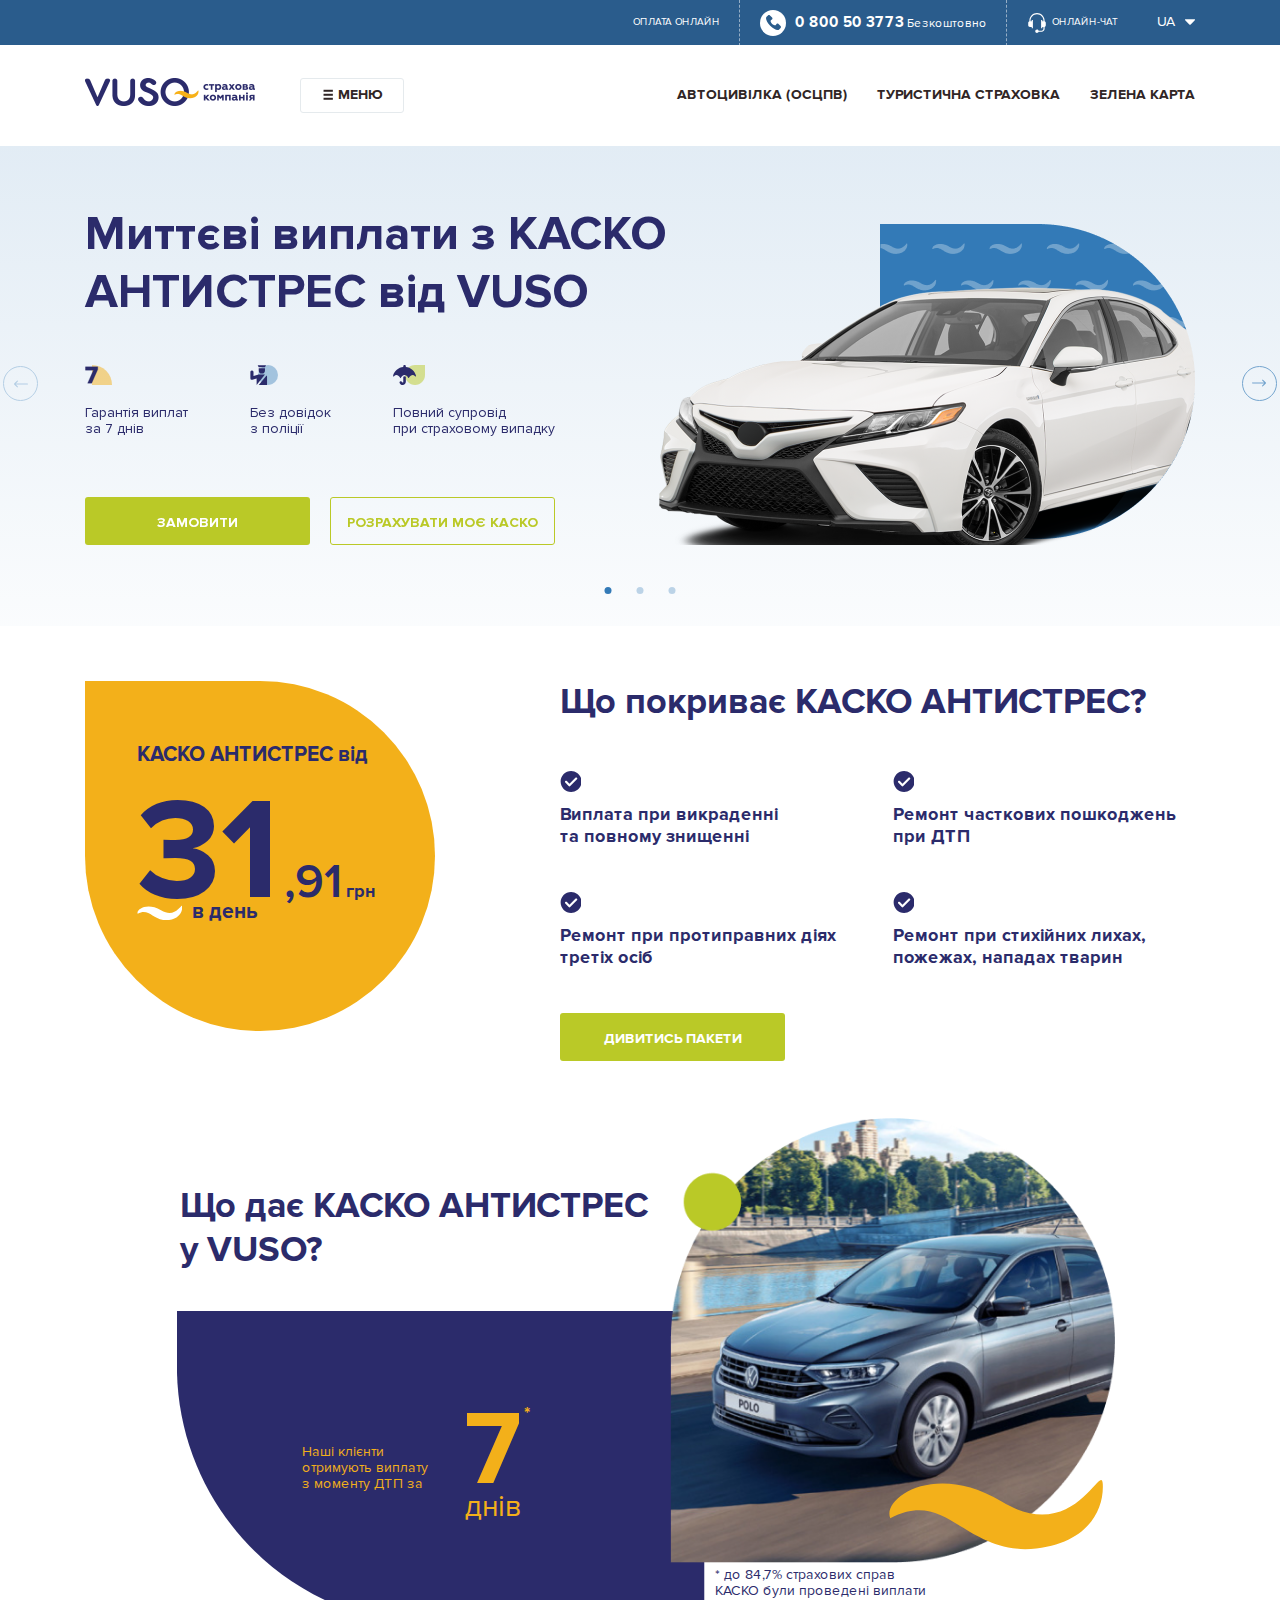
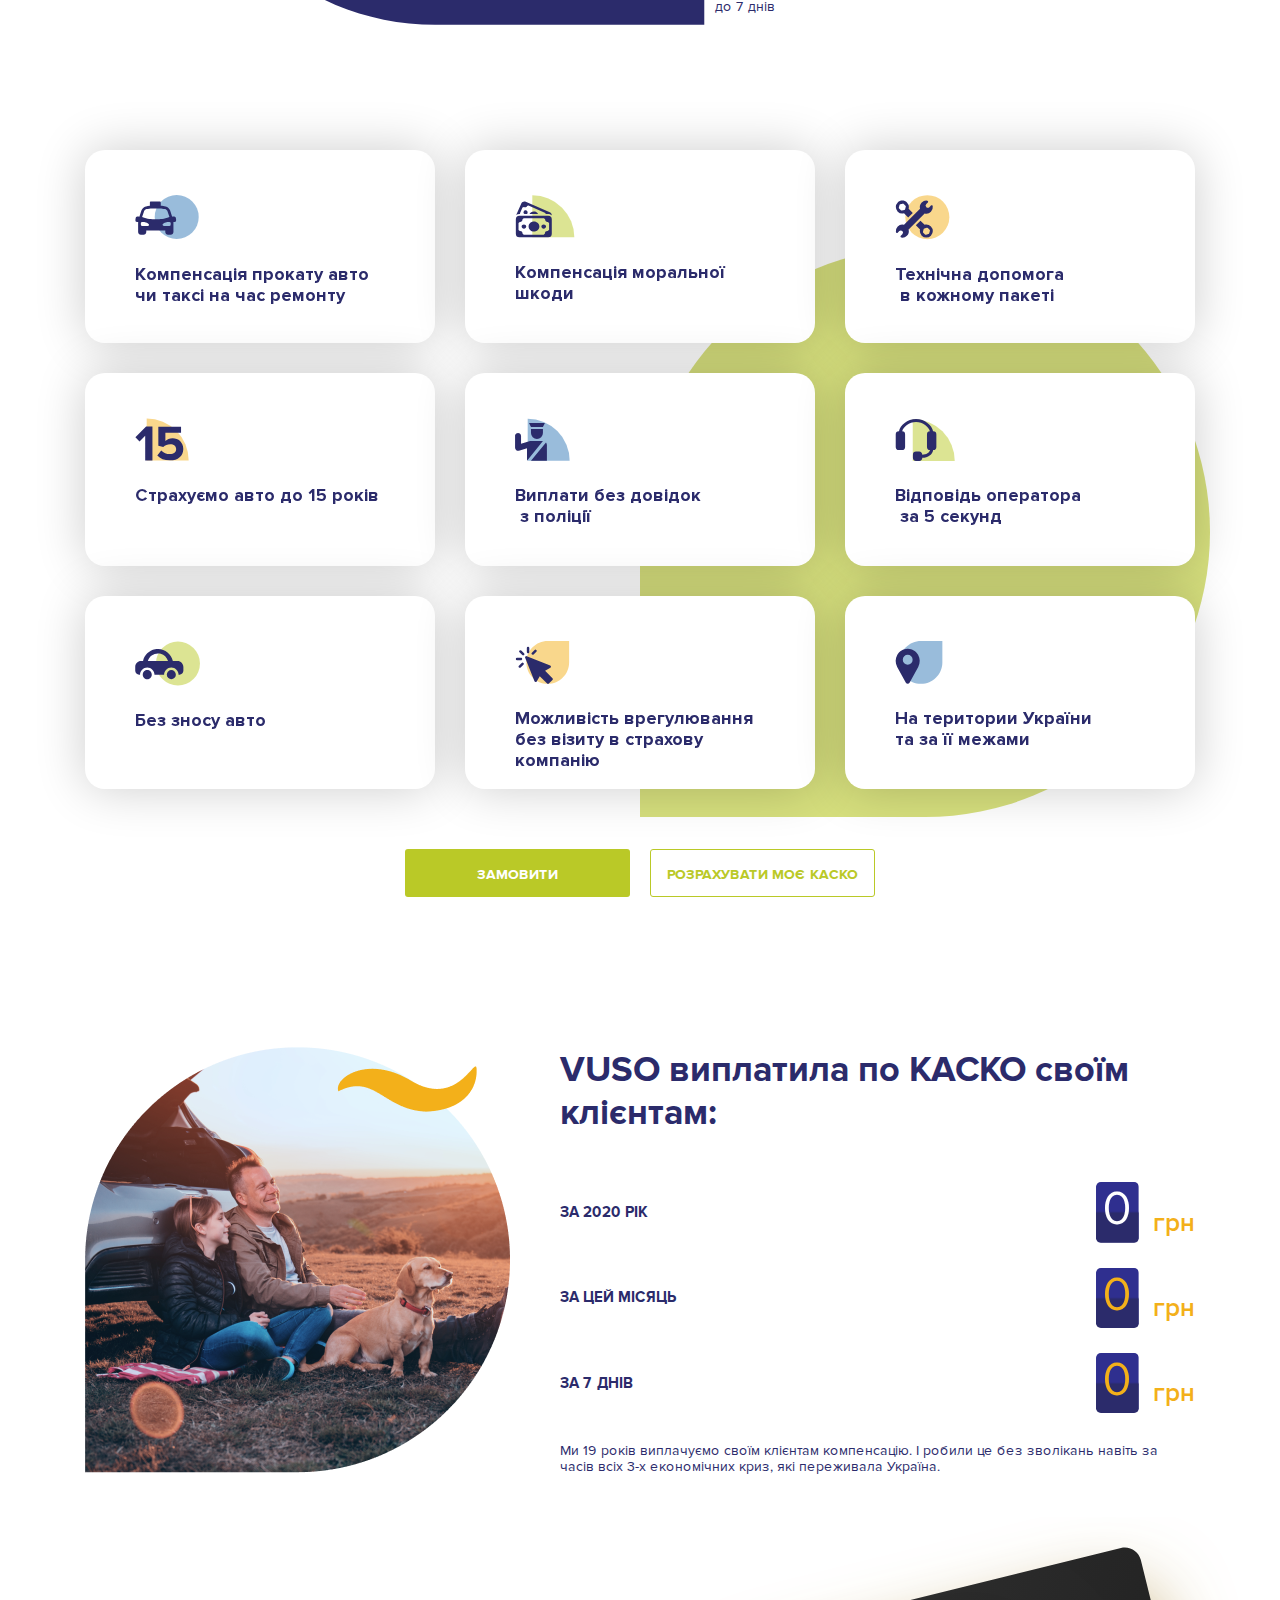
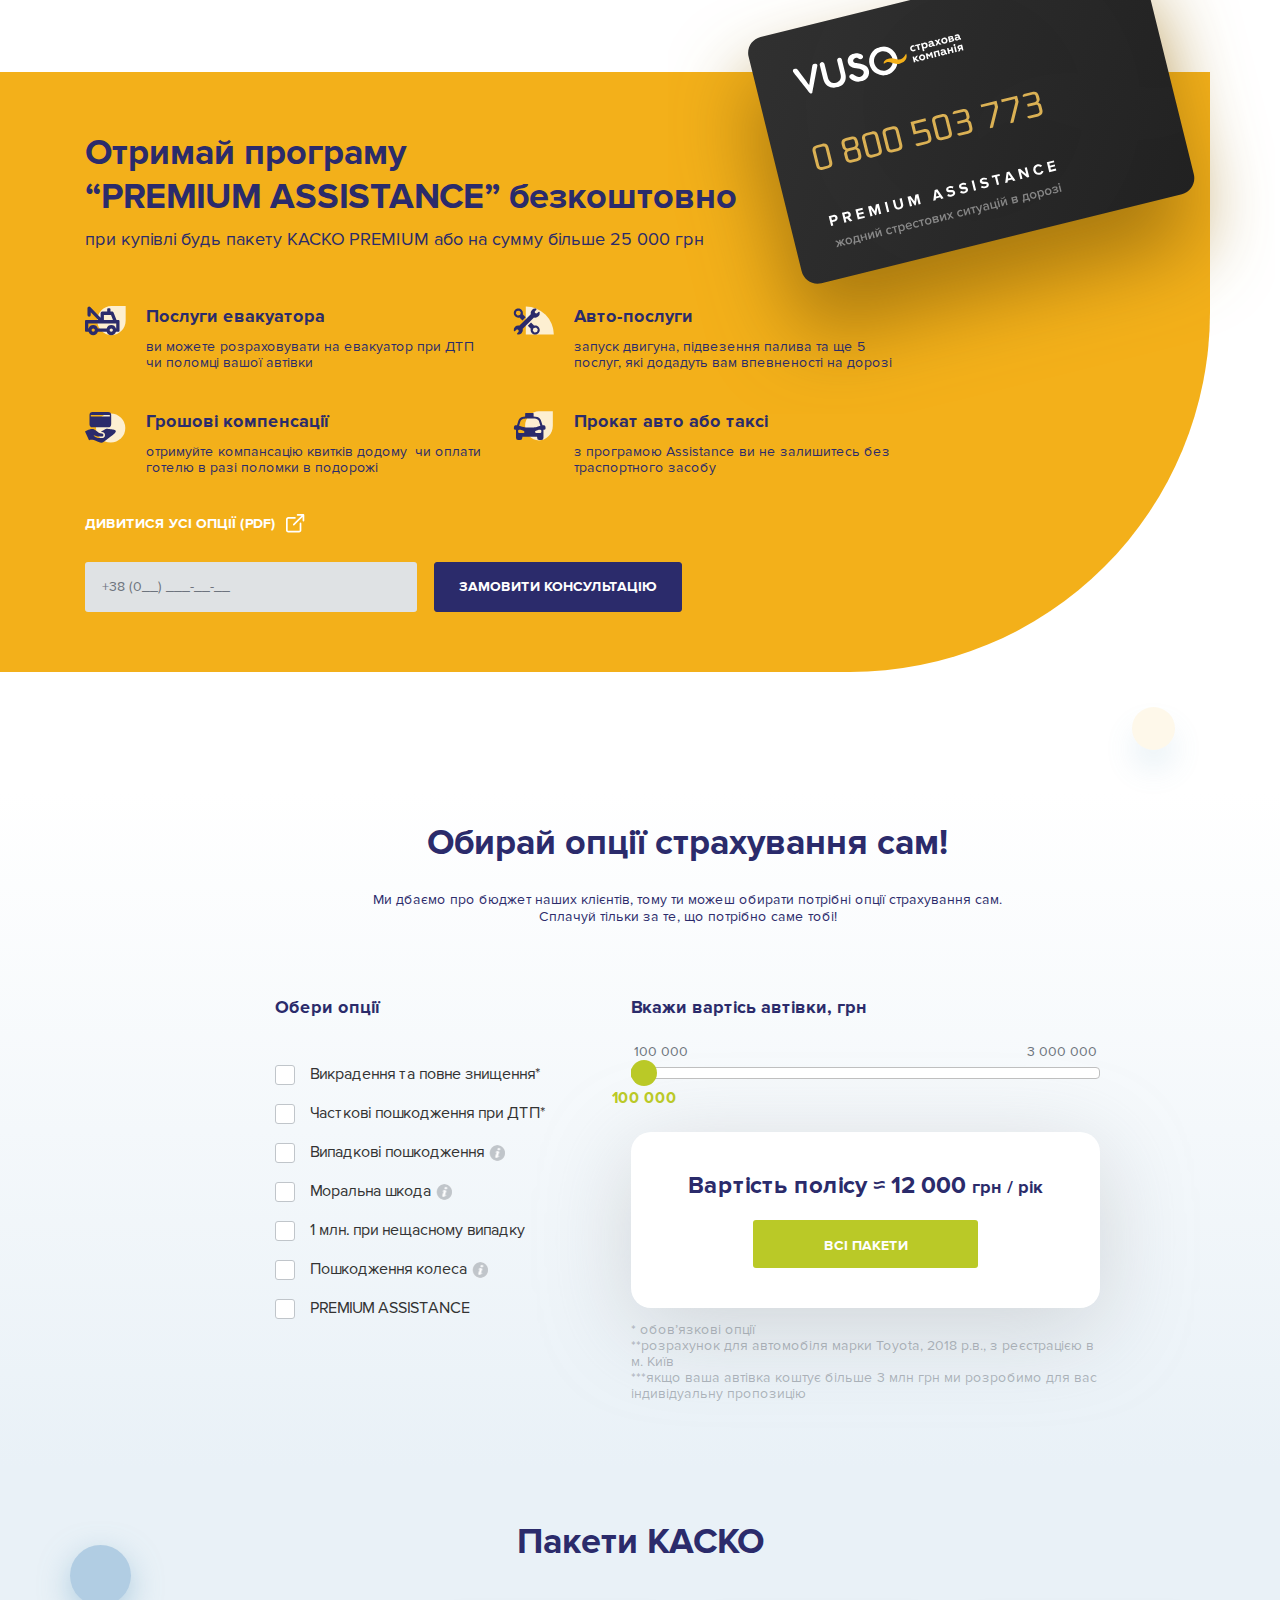
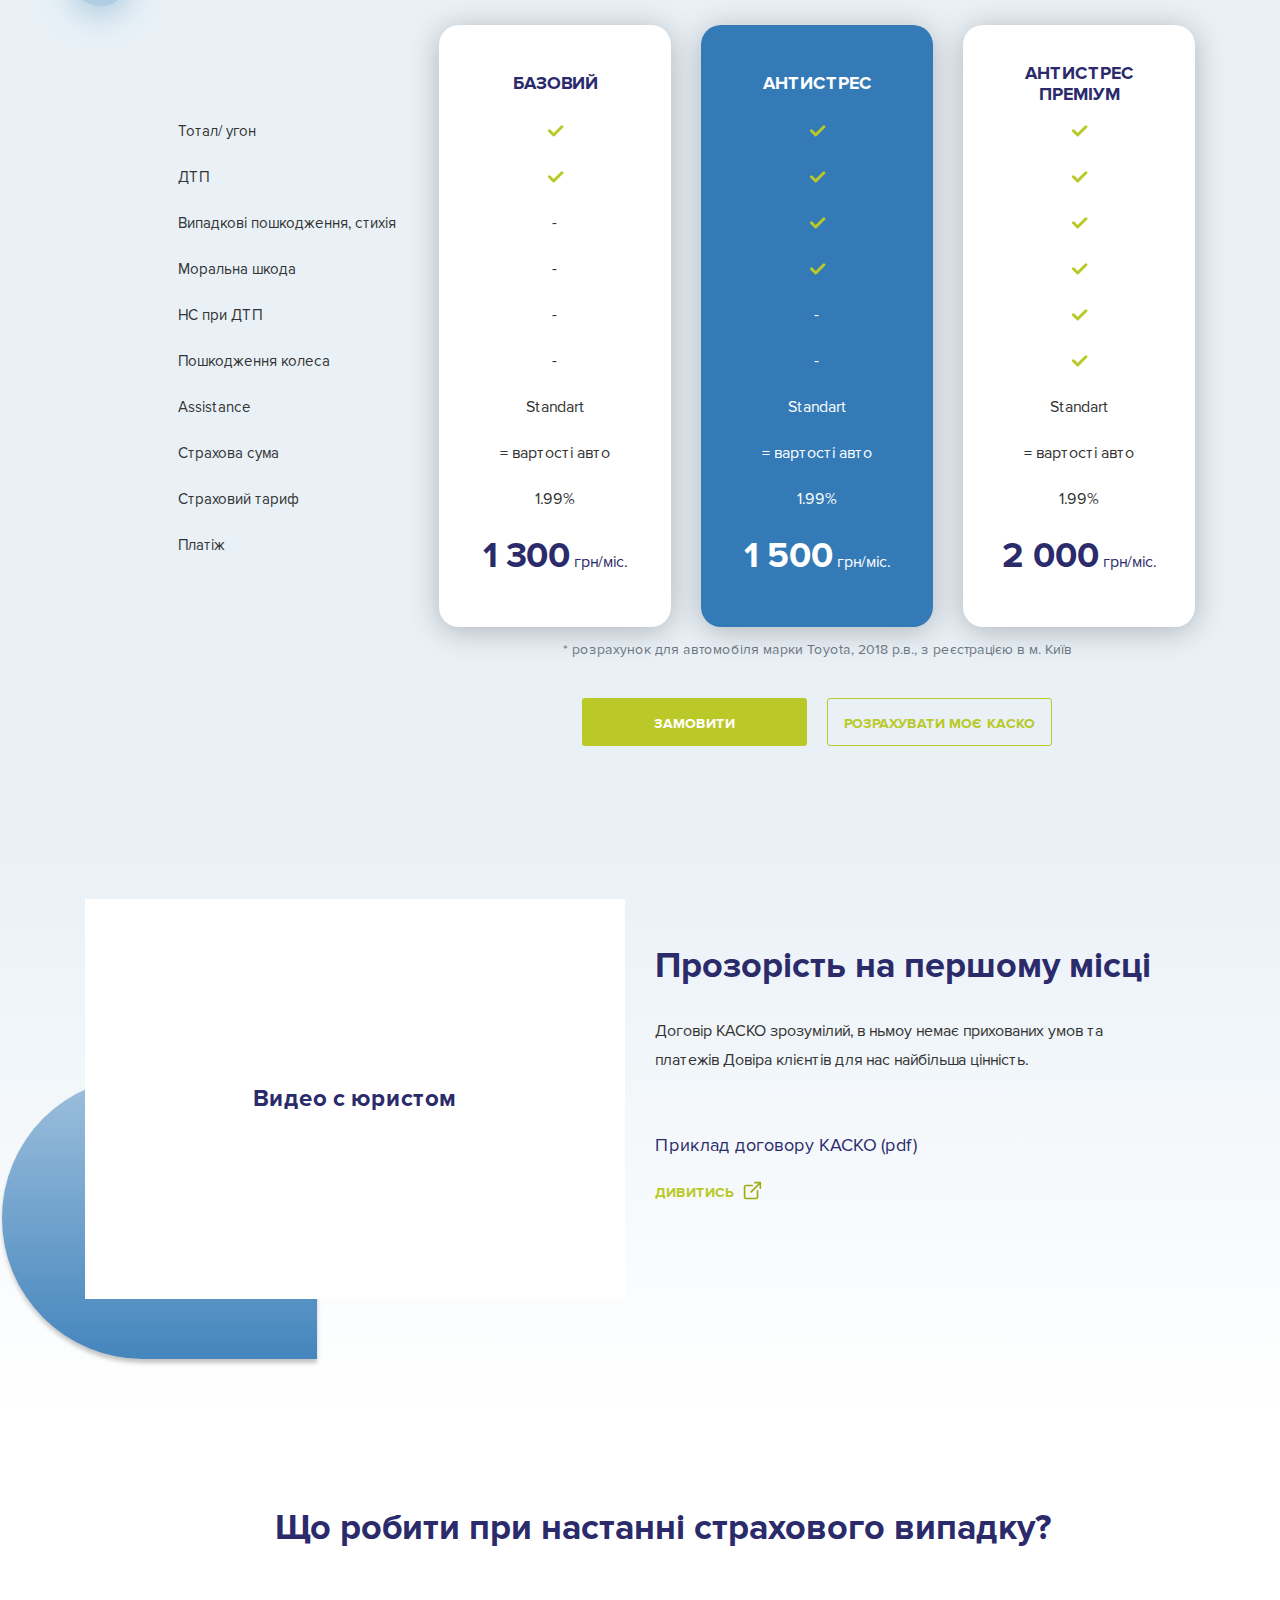
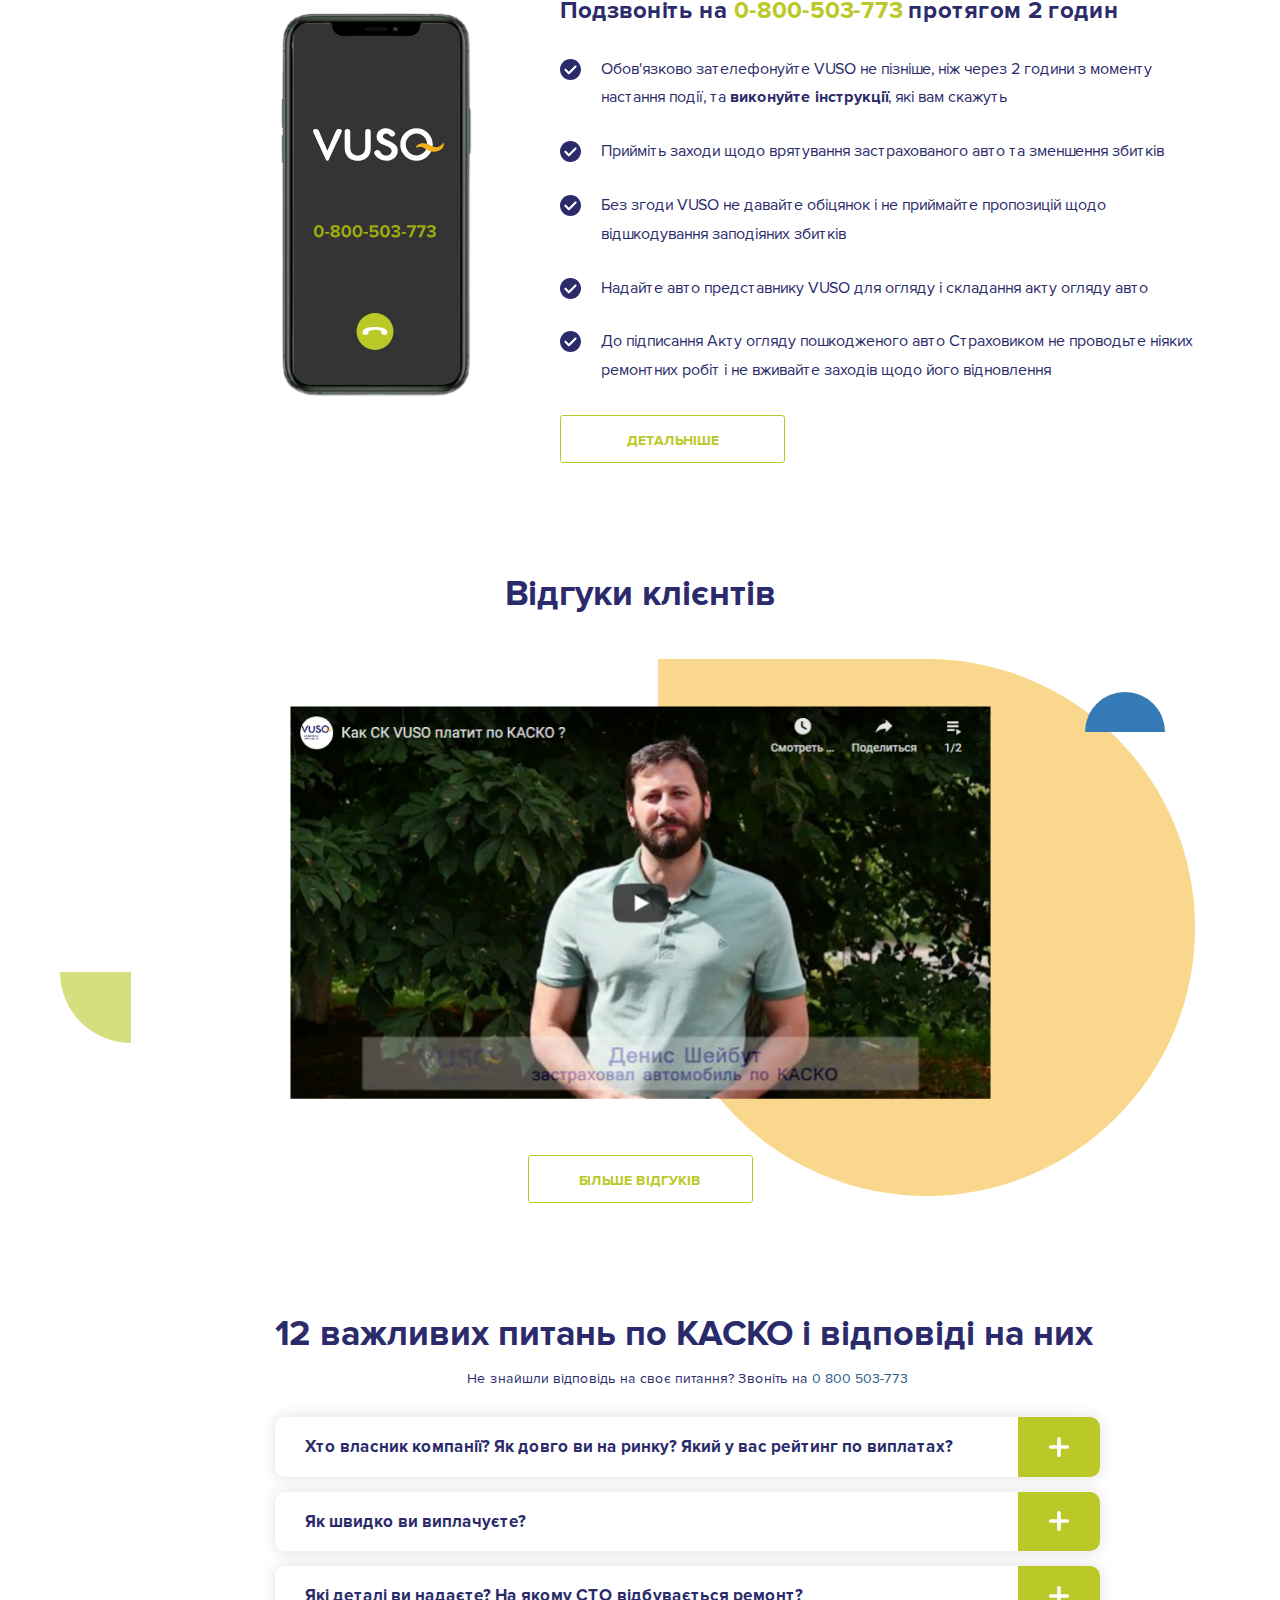
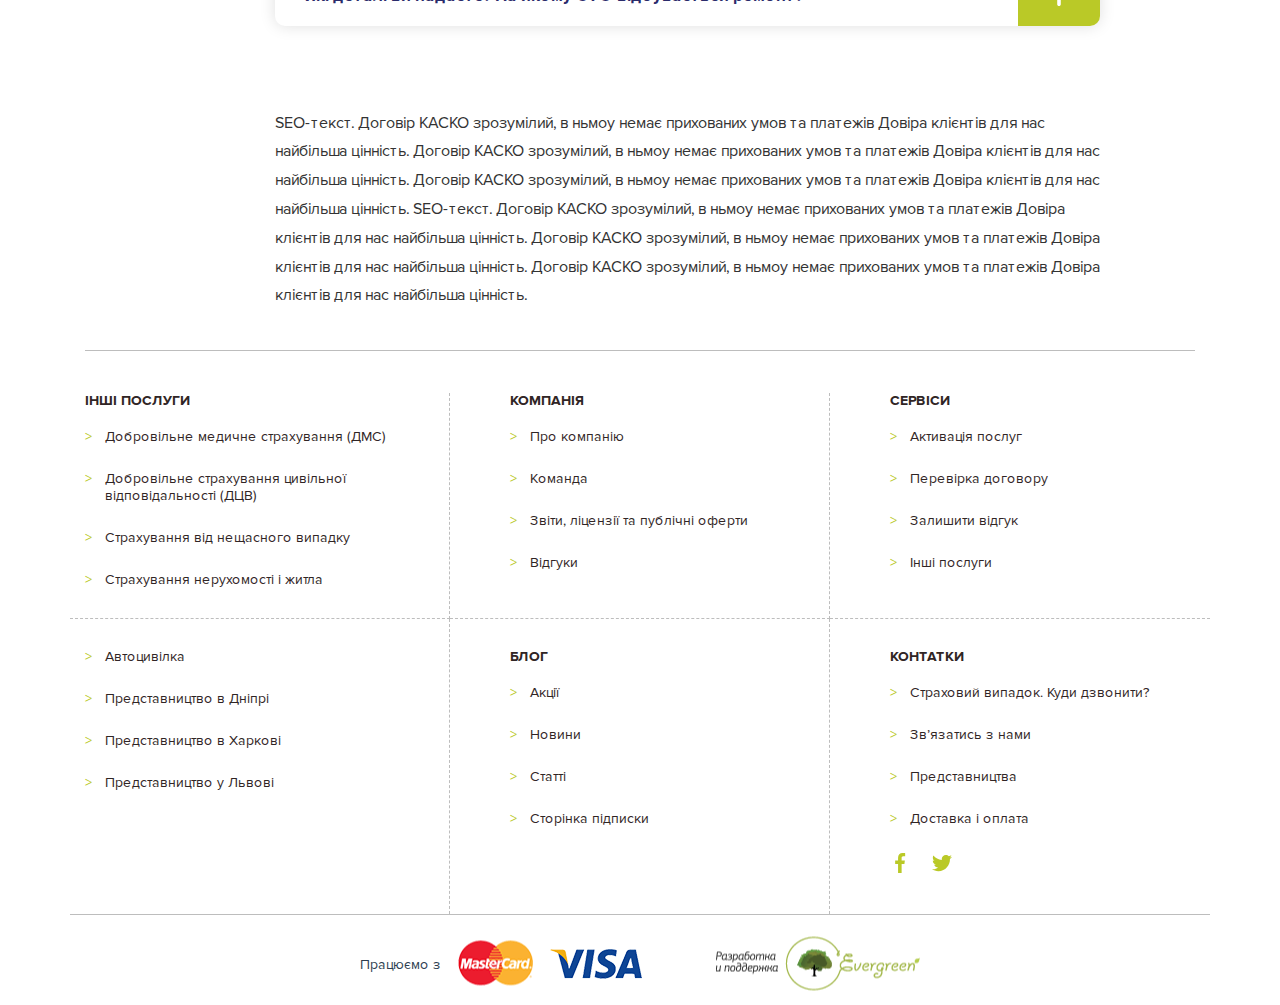
<file: index.html>
<!DOCTYPE html>
<html lang="uk">
<head>
	<meta charset="UTF-8">
	<meta http-equiv="X-UA-Compatible" content="IE=edge">
	<meta name="viewport" content="width=device-width, initial-scale=1">
	<meta name="theme-color" content="#091519">
	<meta name="msapplication-TileColor" content="#091519">
	<title>VUSO</title>
	<link rel="stylesheet" type="text/css" href="css/style.css">
</head>
<body>
	<div class="global-wrapper">
		<header>
			<div class="header_top">
				<div class="container d-flex align-items-center justify-content-end">
					<div class="uppercase online dashed_border d-none d-sm-block">
						<a href="#">Оплата онлайн</a>
					</div>
					<div class="phone dashed_border d-none d-sm-block">
						<a href="tel:0800503773">
							<span class="number">0 800 50 3773</span>
							<span>Безкоштовно</span>							
						</a>
					</div>
					<div class="uppercase online callcenter d-none d-sm-block">
						<a href="#">
							<svg id="Capa_1" enable-background="new 0 0 512 512" height="512" viewBox="0 0 512 512" width="512" xmlns="http://www.w3.org/2000/svg"><g><path d="m76 361h45v30h30v-210h-30v30h-30v-15c0-90.981 74.019-166 165-166s165 75.019 165 166v15h-30v-30h-30v210h30v-30h30v45c0 24.814-20.186 46-45 46h-77.763c-6.213-17.422-22.707-30-42.237-30-24.814 0-45 20.186-45 45s20.186 45 45 45c19.53 0 36.024-12.578 42.237-30h77.763c41.353 0 75-34.647 75-76v-47.763c17.422-6.213 30-22.707 30-42.237v-60c0-19.53-12.578-36.024-30-42.237v-17.763c0-107.52-87.48-196-195-196s-195 88.48-195 196v17.763c-17.422 6.213-30 22.707-30 42.237v60c0 24.814 20.186 45 45 45z"/></g></svg>
							<span>Онлайн-чат</span>
						</a>
					</div>
					<ul class="lang_switcher">
						<li class="current_lang">
							<a href="#">UA</a>
						</li>
						<li class="another_lang">
							<a href="#">RU</a>
						</li>
					</ul>					
				</div>				
			</div>
			<div class="header_bottom">
				<div class="container d-flex align-items-center">
					<a href="index.html" class="logo">
						<img src="img/logo-header.png" alt="logo">
					</a>
					<a href="#" class="menu_btn">
						<svg class="burger" width="10" height="11" viewBox="0 0 10 11" fill="none" xmlns="http://www.w3.org/2000/svg"><line x1="0.530731" y1="1.77148" x2="9.85867" y2="1.77148" stroke="#302525" stroke-width="2"/><line x1="0.530731" y1="5.77148" x2="9.85867" y2="5.77148" stroke="#302525" stroke-width="2"/><line x1="0.530731" y1="9.77148" x2="9.85867" y2="9.77148" stroke="#302525" stroke-width="2"/></svg>
						<svg class="close" version="1.1" id="Capa_1" xmlns="http://www.w3.org/2000/svg" xmlns:xlink="http://www.w3.org/1999/xlink" x="0px" y="0px"viewBox="0 0 409.806 409.806" style="enable-background:new 0 0 409.806 409.806;"xml:space="preserve"><g><g><path style="#302525" d="M228.929,205.01L404.596,29.343c6.78-6.548,6.968-17.352,0.42-24.132c-6.548-6.78-17.352-6.968-24.132-0.42	c-0.142,0.137-0.282,0.277-0.42,0.42L204.796,180.878L29.129,5.21c-6.78-6.548-17.584-6.36-24.132,0.42	c-6.388,6.614-6.388,17.099,0,23.713L180.664,205.01L4.997,380.677c-6.663,6.664-6.663,17.468,0,24.132	c6.664,6.662,17.468,6.662,24.132,0l175.667-175.667l175.667,175.667c6.78,6.548,17.584,6.36,24.132-0.42	c6.387-6.614,6.387-17.099,0-23.712L228.929,205.01z"/></g></g></svg>
						<span>Меню</span>
					</a>
					<ul class="menu">
						<li>
							<a href="#">Автоцивілка (ОСЦПВ)</a>
						</li>
						<li>
							<a href="#">Туристична страховка</a>
						</li>
						<li>
							<a href="#">Зелена карта</a>
						</li>
					</ul>
					<div class="row footer_list">
						<div class="col-md-4 col-sm-6 col-12 footer_item">
							<h3>Інші послуги</h3>
							<ul>
								<li><a href="#">Добровільне медичне страхування (ДМС)</a></li>
								<li><a href="#">Добровільне страхування цивільної відповідальності (ДЦВ)</a></li>
								<li><a href="#">Страхування від нещасного випадку</a></li>
								<li><a href="#">Страхування нерухомості і житла</a></li>
							</ul>
						</div>
						<div class="col-md-4 col-sm-6 col-12 footer_item">
							<h3>Компанія</h3>
							<ul>
								<li><a href="#">Про компанію</a></li>
								<li><a href="#">Команда</a></li>
								<li><a href="#">Звіти, ліцензії  та публічні оферти</a></li>
								<li><a href="#">Відгуки</a></li>
							</ul>
						</div>
						<div class="col-md-4 col-sm-6 col-12 footer_item d-sm-none d-block">
							<h3>Сервіси</h3>
							<ul>
								<li><a href="#">Активація послуг</a></li>
								<li><a href="#">Перевірка договору</a></li>
								<li><a href="#">Залишити відгук</a></li>
								<li><a href="#">Інші послуги</a></li>
								<li><a href="#">Автоцивілка</a></li>
								<li><a href="#">Представництво в Дніпрі</a></li>
								<li><a href="#">Представництво в Харкові</a></li>
								<li><a href="#">Представництво у Львові</a></li>
							</ul>
						</div>
						<div class="col-md-4 col-sm-6 col-12 footer_item d-sm-block d-none">
							<h3>Сервіси</h3>
							<ul>
								<li><a href="#">Активація послуг</a></li>
								<li><a href="#">Перевірка договору</a></li>
								<li><a href="#">Залишити відгук</a></li>
								<li><a href="#">Інші послуги</a></li>
							</ul>
						</div>
						<div class="col-md-4 col-sm-6 col-12 footer_item d-sm-block d-none">
							<ul>
								<li><a href="#">Автоцивілка</a></li>
								<li><a href="#">Представництво в Дніпрі</a></li>
								<li><a href="#">Представництво в Харкові</a></li>
								<li><a href="#">Представництво у Львові</a></li>
							</ul>
						</div>
						<div class="col-md-4 col-sm-6 col-12 footer_item">
							<h3>Блог</h3>
							<ul>
								<li><a href="#">Акції</a></li>
								<li><a href="#">Новини</a></li>
								<li><a href="#">Статті</a></li>
								<li><a href="#">Сторінка підписки</a></li>
							</ul>
						</div>
						<div class="col-md-4 col-sm-6 col-12 footer_item">
							<h3>Контатки</h3>
							<ul>
								<li><a href="#">Страховий випадок. Куди дзвонити?</a></li>
								<li><a href="#">Зв’язатись з нами</a></li>
								<li><a href="#">Представництва</a></li>
								<li><a href="#">Доставка і оплата</a></li>
								<li class="social">
									<a href="#"><img src="img/facebook.svg" alt=""></a>
									<a href="#"><img src="img/twitter.svg" alt=""></a>
								</li>
							</ul>
						</div>
					</div>
				</div>
			</div>
			<div class="header_top d-sm-none d-block mobile">
				<div class="container">
					<div class="row align-items-center">
						<div class="phone dashed_border col-4">
							<a href="tel:0800503773">
								<span class="number">0 800 50 3773</span>
								<span>Безкоштовно</span>							
							</a>
						</div>
						<div class="col-4 uppercase online dashed_border">
							<a href="">
								<span></span>
								<span>ЗВОРОТНИЙ ДЗВІНОК</span>
							</a>							
						</div>
						<div class="uppercase online callcenter col-4">
							<a href="#">
								<svg id="Capa_1" enable-background="new 0 0 512 512" height="512" viewBox="0 0 512 512" width="512" xmlns="http://www.w3.org/2000/svg"><g><path d="m76 361h45v30h30v-210h-30v30h-30v-15c0-90.981 74.019-166 165-166s165 75.019 165 166v15h-30v-30h-30v210h30v-30h30v45c0 24.814-20.186 46-45 46h-77.763c-6.213-17.422-22.707-30-42.237-30-24.814 0-45 20.186-45 45s20.186 45 45 45c19.53 0 36.024-12.578 42.237-30h77.763c41.353 0 75-34.647 75-76v-47.763c17.422-6.213 30-22.707 30-42.237v-60c0-19.53-12.578-36.024-30-42.237v-17.763c0-107.52-87.48-196-195-196s-195 88.48-195 196v17.763c-17.422 6.213-30 22.707-30 42.237v60c0 24.814 20.186 45 45 45z"/></g></svg>
								<span>Онлайн-чат</span>
							</a>
						</div>
					</div>			
				</div>				
			</div>
		</header>
		<main>
			<section class="intro-section">
				<div class="container-fluid">
					<div class="main_slider">
						<div>
							<div class="container">
								<div class="main_item row">
									<div class="content col-lg-7 col-12">
										<h1>Миттєві виплати з КАСКО АНТИСТРЕС від VUSO</h1>
										<div class="condition_list d-flex flex-lg-row flex-column">
											<div class="condition_item">
												<div class="icon">
													<img src="img/icon1.svg" alt="">
												</div>
												<div class="text">Гарантія виплат<br>за 7 днів</div>
											</div>
											<div class="condition_item">
												<div class="icon">
													<img src="img/icon2.svg" alt="">
												</div>
												<div class="text">Без довідок<br>з поліції</div>
											</div>
											<div class="condition_item">
												<div class="icon">
													<img src="img/icon3.svg" alt="">
												</div>
												<div class="text">Повний супровід<br>при страховому випадку</div>
											</div>
										</div>
										<div class="btns_wrap d-flex justify-content-lg-start justify-content-center flex-sm-row flex-column">
											<a href="#" class="order_btn btn_style">замовити</a>
											<a href="calculate.html" class="calculate_btn btn_style">розрахувати моє КАСКО</a>
										</div>
									</div>
									<div class="car col-lg-7 col-sm-9 col-10">
										<img src="img/car.png" alt="car">
									</div>
								</div>
							</div>
						</div>
						<div>
							<div class="container">
								<div class="main_item row">
									<div class="content col-lg-7 col-12">
										<h1>Миттєві виплати з КАСКО АНТИСТРЕС від VUSO</h1>
										<div class="condition_list d-flex flex-lg-row flex-column">
											<div class="condition_item">
												<div class="icon">
													<img src="img/icon1.svg" alt="">
												</div>
												<div class="text">Гарантія виплат<br>за 7 днів</div>
											</div>
											<div class="condition_item">
												<div class="icon">
													<img src="img/icon2.svg" alt="">
												</div>
												<div class="text">Без довідок<br>з поліції</div>
											</div>
											<div class="condition_item">
												<div class="icon">
													<img src="img/icon3.svg" alt="">
												</div>
												<div class="text">Повний супровід<br>при страховому випадку</div>
											</div>
										</div>
										<div class="btns_wrap d-flex justify-content-lg-start justify-content-center flex-sm-row flex-column">
											<a href="#" class="order_btn btn_style">замовити</a>
											<a href="calculate.html" class="calculate_btn btn_style">розрахувати моє КАСКО</a>
										</div>
									</div>
									<div class="car col-lg-7 col-sm-9 col-10">
										<img src="img/car.png" alt="car">
									</div>
								</div>
							</div>
						</div>
						<div>
							<div class="container">
								<div class="main_item row">
									<div class="content col-lg-7 col-12">
										<h1>Миттєві виплати з КАСКО АНТИСТРЕС від VUSO</h1>
										<div class="condition_list d-flex flex-lg-row flex-column">
											<div class="condition_item">
												<div class="icon">
													<img src="img/icon1.svg" alt="">
												</div>
												<div class="text">Гарантія виплат<br>за 7 днів</div>
											</div>
											<div class="condition_item">
												<div class="icon">
													<img src="img/icon2.svg" alt="">
												</div>
												<div class="text">Без довідок<br>з поліції</div>
											</div>
											<div class="condition_item">
												<div class="icon">
													<img src="img/icon3.svg" alt="">
												</div>
												<div class="text">Повний супровід<br>при страховому випадку</div>
											</div>
										</div>
										<div class="btns_wrap d-flex justify-content-lg-start justify-content-center flex-sm-row flex-column">
											<a href="#" class="order_btn btn_style">замовити</a>
											<a href="calculate.html" class="calculate_btn btn_style">розрахувати моє КАСКО</a>
										</div>
									</div>
									<div class="car col-lg-7 col-sm-9 col-10">
										<img src="img/car.png" alt="car">
									</div>
								</div>
							</div>
						</div>	
					</div>
				</div>			
			</section>
			<section class="cover_section">
				<div class="container">
					<div class="row">
						<div class="col-lg-4 col-md-6 col-sm-8 col-10 cover_price_wrapper">
							<div class="cover_price">
								<div>
								  <span>КАСКО АНТИСТРЕС від</span>
								  <p class="price_wrapper">
									  <span>31</span>
									  <span>,91</span> 
									  <span>грн</span>
								  </p>
								  <p>в день</p>
								</div>
							</div>
						</div>
						<div class="col-lg-7 col-sm-10 offset-lg-1 offset-sm-1">
							<h2 class="section_title">Що покриває КАСКО АНТИСТРЕС?</h2>
							<div class="row">
								<div class="col-md-6 col-sm-8 offset-md-0 offset-sm-2 cover_item">
									<p>Виплата при викраденні<br>та повному знищенні</p>
								</div>
								<div class="col-md-6 col-sm-8 offset-md-0 offset-sm-2 cover_item">
									<p>Ремонт часткових пошкоджень<br>при ДТП</p>
								</div>
								<div class="col-md-6 col-sm-8 offset-md-0 offset-sm-2 cover_item">
									<p>Ремонт при протиправних діях<br>третіх осіб</p>
								</div>
								<div class="col-md-6 col-sm-8 offset-md-0 offset-sm-2 cover_item">
									<p>Ремонт при стихійних лихах,<br> пожежах, нападах тварин</p>
								</div>
							</div>
							<div>
								<a href="#" class="btn_style order_btn">дивитись пакети</a>
							</div>
						</div>
					</div>
				</div>				
			</section>
			<section class="give_section">
				<div class="container">
					<div class="row">
						<div class="col-xl-10 col-12 offset-xl-1">
							<div class="row">
								<div class="col-lg-7 col-sm-8 col-12 give_info">
									<h2 class="section_title">Що дає КАСКО АНТИСТРЕС<br>у VUSO?</h2>
									<div class="feddback_days d-flex align-items-sm-center align-items-start">
										<p>Наші клієнти<br>отримують виплату<br>з моменту ДТП за</p>
										<p class="days_count d-flex flex-column">
											<span>7</span>
											<span>днів</span>
										</p>
									</div>
								</div>
								<div class="col-md-6 col-sm-10 col-11 give_car">
									<div>
										<img src="img/car2.png" alt="">
									</div>
									<p class="text">* до 84,7% страхових справ КАСКО були проведені виплати до 7 днів</p>
								</div>
							</div>
						</div>
					</div>
				</div>				
			</section>
			<section class="benefits_section">
				<div class="container">
					<div class="desktop d-md-block d-none">
						<div class="row justify-content-xl-start justify-content-center">
							<div class="col-xl-4 col-6">
								<div class="benefit_item">
									<div class="frontside">
										<img src="img/car_icon.svg" alt="">
										<p>Компенсація прокату авто<br>чи таксі на час ремонту</p>
									</div>
									<div class="backside">
										<p>5 000 грн. на прокат авто чи таксі на час ремонту вашого авто для власників картки <strong>PREMIUM ASSISTANCE</strong></p>
									</div>
								</div>								
							</div>
							<div class="col-xl-4 col-6">
								<div class="benefit_item">
									<div class="frontside">
										<img src="img/money-2.svg" alt="">
										<p>Компенсація моральної шкоди</p>
									</div>
									<div class="backside">
										<p>ремонт вашого авто та додаткова компенсація моральної шкоди у розмірі 5 000 грн. при пошкодженні авто на 20 000 грн. і більше. Тільки для власників пакету <strong>PREMIUM</strong></p>
									</div>			
								</div>								
							</div>
							<div class="col-xl-4 col-6">
								<div class="benefit_item">
									<div class="frontside">
										<img src="img/service_icon.svg" alt="">
										<p>Технічна допомога<br> в кожному пакеті</p>
									</div>
									<div class="backside">
										не залежно від обраного пакету КАСКО ви гарантовано отримуєте картку VUSO ASSISTANCE, детальні умови тут <a href="">(посилання)</a>
									</div>
								</div>								
							</div>
							<div class="col-xl-4 col-6">
								<div class="benefit_item">
									<div class="frontside">
										<img src="img/15_icon.svg" alt="">
										<p>Страхуємо авто до 15 років</p>	
									</div>
									<div class="backside">
										<p>на страхування приймаються авто віком до 15 років</p>
									</div>
								</div>								
							</div>
							<div class="col-xl-4 col-6">
								<div class="benefit_item">
									<div class="frontside">
										<img src="img/police_icon.svg" alt="">
										<p>Виплати без довідок<br> з поліції</p>	
									</div>
									<div class="backside">
										<p>для отримання відшкодування не потрібно збирати купу документів і чекати довідки з поліції</p>
									</div>
								</div>								
							</div>
							<div class="col-xl-4 col-6">
								<div class="benefit_item">
									<div class="frontside">
										<img src="img/headphones_icon.svg" alt="">
										<p>Відповідь оператора<br> за 5 секунд</p>	
									</div>
									<div class="backside">
										<p>час очікування відповіді оператора після вибору відповідного меню в IVR: 0 800 50 3773 ->1->1</p>
									</div>
								</div>								
							</div>
							<div class="col-xl-4 col-6">
								<div class="benefit_item">
									<div class="frontside">
										<img src="img/car-2_icon.svg" alt="">
										<p>Без зносу авто</p>	
									</div>
									<div class="backside">
										<p>при розрахунку вартості ремонту сума збитку не зменшується на знос деталей, страхова сплачує повну вартість відновлюваного ремонту</p>
									</div>
								</div>								
							</div>
							<div class="col-xl-4 col-6">
								<div class="benefit_item">
									<div class="frontside">
										<img src="img/click_icon.svg" alt="">
										<p>Можливість врегулювання<br>без візиту в страхову<br>компанію</p>	
									</div>
									<div class="backside">
										<p>за бажанням Ви можете надати всі документи через месенджер та в подальшому передати з авто безпосередньо на погоджену СТО</p>
									</div>
								</div>								
							</div>
							<div class="col-xl-4 col-6">
								<div class="benefit_item">
									<div class="frontside">
										<img src="img/location_icon.svg" alt="">
										<p>На територии України<br>та за її межами</p>
									</div>
									<div class="backside">
										<p>VUSO здійснить відшкодування незалежно від того сталася подія в Україні чи за її межами.</p>
									</div>
								</div>								
							</div>					
						</div>
					</div>
					<div class="mobile d-md-none d-block">
						<div class="benefits_slider">
							<div>
								<div class="benefit_item">
									<div class="frontside">
										<img src="img/car_icon.svg" alt="">
										<p>Компенсація прокату авто<br>чи таксі на час ремонту</p>
									</div>
									<div class="backside">
										<p>5 000 грн. на прокат авто чи таксі на час ремонту вашого авто для власників картки <strong>PREMIUM ASSISTANCE</strong></p>
									</div>
								</div>								
							</div>
							<div>
								<div class="benefit_item">
									<div class="frontside">
										<img src="img/money-2.svg" alt="">
										<p>Компенсація моральної шкоди</p>
									</div>
									<div class="backside">
										<p>ремонт вашого авто та додаткова компенсація моральної шкоди у розмірі 5 000 грн. при пошкодженні авто на 20 000 грн. і більше. Тільки для власників пакету <strong>PREMIUM</strong></p>
									</div>			
								</div>								
							</div>
							<div>
								<div class="benefit_item">
									<div class="frontside">
										<img src="img/service_icon.svg" alt="">
										<p>Технічна допомога<br> в кожному пакеті</p>
									</div>
									<div class="backside">
										не залежно від обраного пакету КАСКО ви гарантовано отримуєте картку VUSO ASSISTANCE, детальні умови тут <a href="">(посилання)</a>
									</div>
								</div>								
							</div>
							<div>
								<div class="benefit_item">
									<div class="frontside">
										<img src="img/15_icon.svg" alt="">
										<p>Страхуємо авто до 15 років</p>	
									</div>
									<div class="backside">
										<p>на страхування приймаються авто віком до 15 років</p>
									</div>
								</div>								
							</div>
							<div>
								<div class="benefit_item">
									<div class="frontside">
										<img src="img/police_icon.svg" alt="">
										<p>Виплати без довідок<br> з поліції</p>	
									</div>
									<div class="backside">
										<p>для отримання відшкодування не потрібно збирати купу документів і чекати довідки з поліції</p>
									</div>
								</div>								
							</div>
							<div>
								<div class="benefit_item">
									<div class="frontside">
										<img src="img/headphones_icon.svg" alt="">
										<p>Відповідь оператора<br> за 5 секунд</p>	
									</div>
									<div class="backside">
										<p>час очікування відповіді оператора після вибору відповідного меню в IVR: 0 800 50 3773 ->1->1</p>
									</div>
								</div>								
							</div>
							<div>
								<div class="benefit_item">
									<div class="frontside">
										<img src="img/car-2_icon.svg" alt="">
										<p>Без зносу авто</p>	
									</div>
									<div class="backside">
										<p>при розрахунку вартості ремонту сума збитку не зменшується на знос деталей, страхова сплачує повну вартість відновлюваного ремонту</p>
									</div>
								</div>								
							</div>
							<div>
								<div class="benefit_item">
									<div class="frontside">
										<img src="img/click_icon.svg" alt="">
										<p>Можливість врегулювання<br>без візиту в страхову<br>компанію</p>	
									</div>
									<div class="backside">
										<p>за бажанням Ви можете надати всі документи через месенджер та в подальшому передати з авто безпосередньо на погоджену СТО</p>
									</div>
								</div>								
							</div>
							<div>
								<div class="benefit_item">
									<div class="frontside">
										<img src="img/location_icon.svg" alt="">
										<p>На територии України<br>та за її межами</p>
									</div>
									<div class="backside">
										<p>VUSO здійснить відшкодування незалежно від того сталася подія в Україні чи за її межами.</p>
									</div>
								</div>								
							</div>					
						</div>
					</div>
					<div class="btns_wrap d-flex  justify-content-center flex-sm-row flex-column align-items-center">
						<a href="#" class="order_btn btn_style">замовити</a>
						<a href="calculate.html" class="calculate_btn btn_style">розрахувати моє КАСКО</a>
					</div>
				</div>			
			</section>
			<section class="payment_section">
				<div class="container">
					<div class="row align-items-center flex-lg-row flex-column-reverse">
						<div class="col-xl-5 col-lg-4 col-md-8 col-sm-10 col-12 payment_img">
							<img src="img/people.png" alt="">
						</div>
						<div class="col-xl-7 col-lg-8 col-12 numbers_wrap">
							<h2 class="section_title">VUSO виплатила по КАСКО своїм клієнтам:</h2>
							<div class="d-flex align-items-center flex-md-row flex-column">
								<div class="date_count">
									<p>за 2020 рік</p>
								</div>
								<div class="odometer year"></div>
								<div class="currency">грн</div>
							</div>
							<div class="d-flex align-items-center month_number flex-md-row flex-column">
								<div class="date_count">
									<p>за цей місяць</p>
								</div>
								<div class="odometer month"></div>
								<div class="currency">грн</div>
							</div>
							<div class="d-flex align-items-center month_number flex-md-row flex-column">
								<div class="date_count">
									<p>за 7 днів</p>
								</div>
								<div class="odometer week"></div>
								<div class="currency">грн</div>
							</div>
							<p class="history_text">Ми 19 років виплачуємо своїм клієнтам компенсацію.  І робили це без зволікань навіть за часів всіх 3-х економічних криз,  які  переживала Україна.</p>
						</div>
					</div>
				</div>				
			</section>
			<section class="special_section">
				<div class="container">
					<div class="special_block row">
						<div class="card_img col-xl-8 col-md-7 col-sm-10 col-12">
							<img src="img/card.svg" alt="">
						</div>
						<div class="col-lg-8 col-12">
							<h2 class="section_title">Отримай програму<br>“PREMIUM ASSISTANCE” безкоштовно</h2>
							<p>при купівлі будь пакету КАСКО PREMIUM або на сумму більше 25 000 грн</p>
						</div>
						<div class="col-lg-9 col-12">
							<div class="service_list row">
								<div class="col-sm-6 col-12 d-flex service_item">
									<div>
										<img src="img/evacuator.svg" alt="">
									</div>
									<div>
										<h3>Послуги евакуатора</h3>
										<p>ви можете розраховувати на евакуатор при ДТП чи поломці вашої автівки</p>
									</div>						
								</div>
								<div class="col-sm-6 col-12 d-flex service_item">
									<div>
										<img src="img/auto-service.svg" alt="">
									</div>
									<div>
										<h3>Авто-послуги</h3>
										<p>запуск двигуна, підвезення палива та ще 5 послуг, які додадуть вам впевненості на дорозі  </p>
									</div>						
								</div>
								<div class="col-sm-6 col-12 d-flex service_item">
									<div>
										<img src="img/money-service.svg" alt="">
									</div>
									<div>
										<h3>Грошові компенсації</h3>
										<p>отримуйте компансацію квитків додому  чи оплати готелю в разі поломки в подорожі</p>
									</div>						
								</div>
								<div class="col-sm-6 col-12 d-flex service_item">
									<div>
										<img src="img/taxi.svg" alt="">
									</div>
									<div>
										<h3>Прокат авто або таксі</h3>
										<p>з програмою Assistance ви не залишитесь без траспортного засобу</p>
									</div>						
								</div>							
							</div>
						</div>
						<div class="col-12 file_link">
							<a href="#">Дивитися усі опції (PDF)</a>
						</div>
						<div class="form_order col-12">
							<form action="">
								<input type="tel" class="input" placeholder="+38 (0__) ___-__-__" required>
								<button type="submit">Замовити консультацію</button>
							</form>
						</div>				
					</div>
				</div>				
			</section>
			<section class="options_section">
				<div class="container">
					<div class="row">
						<div class="col-lg-9 col-12 offset-lg-2">
							<h2 class="section_title">Обирай опції страхування сам!</h2>
							<p>Ми дбаємо про бюджет наших клієнтів, тому ти можеш обирати потрібні опції страхування сам. Сплачуй тільки за те, що потрібно саме тобі!</p>
							<div class="row">
								<div class="col-md-5 col-12 checkbox_side">
									<h3>Обери опції</h3>
									<div class="checkbox_wrap">
										<input type="checkbox" id="check1">
										<label for="check1">
											<span>Викрадення та повне знищення*</span>
										</label>
									</div>
									<div class="checkbox_wrap">
										<input type="checkbox" id="check2">
										<label for="check2">
											<span>Часткові пошкодження при ДТП*</span>
										</label>
									</div>
									<div class="checkbox_wrap">
										<input type="checkbox" id="check3">
										<label for="check3">
											<span class="info">Випадкові пошкодження<i></i></span>
											<div class="info_show">
												<p></p>												
											</div>
										</label>
									</div>
									<div class="checkbox_wrap">
										<input type="checkbox" id="check4">
										<label for="check4">
											<span class="info">Моральна шкода<i></i></span>
											<div class="info_show">
												<p></p>												
											</div>
										</label>
									</div>
									<div class="checkbox_wrap">
										<input type="checkbox" id="check5">
										<label for="check5">
											<span>1 млн. при нещасному випадку</span>
										</label>
									</div>
									<div class="checkbox_wrap">
										<input type="checkbox" id="check6">
										<label for="check6">
											<span class="info">Пошкодження колеса<i></i></span>
											<div class="info_show">
												<p></p>												
											</div>
										</label>
									</div>
									<div class="checkbox_wrap">
										<input type="checkbox" id="check7">
										<label for="check7">
											<span>PREMIUM ASSISTANCE </span>
										</label>
									</div>
								</div>
								<div class="col-md-7 col-12 result_block">
									<h3>Вкажи вартісь автівки, грн</h3>
									<div class="range_wrapper">
										<input type="text" class="js-range-slider" name="my_range" value="" />
									</div>
									<div class="price_result">
										<div>
											<p>Вартість полісу ≈ <strong>12 000</strong> <span>грн / рік</span></p>
											<a href="#" class="btn_style order_btn">всі пакети</a>
										</div>
									</div>
									<p>* обов’язкові опції<br>**розрахунок для автомобіля марки Toyota, 2018 р.в., з реєстрацією в м. Київ<br>***якщо ваша автівка коштує більше 3 млн грн ми розробимо для вас індивідуальну пропозицію</p>
								</div>
							</div>
						</div>						
					</div>
				</div>				
			</section>
			<section class="package_section">
				<div class="container">
					<h2 class="section_title">Пакети КАСКО</h2>
					<div class="offset-lg-1">
						<div class="row">
							<div class="col-sm-3 col-6">
								<ul class="package_options">
									<li>Тотал/ угон</li>
									<li>ДТП</li>
									<li>Випадкові пошкодження, стихія</li>
									<li>Моральна шкода</li>
									<li>НС при ДТП</li>
									<li>Пошкодження колеса</li>
									<li>Assistance</li>
									<li>Страхова сума</li>
									<li>Страховий тариф</li>
									<li>Платіж</li>
								</ul>
							</div>
							<div class="col-sm-9 col-6 d-lg-block d-none">
								<div class="row">
									<div class="col-4">
										<div class="package_item">
											<div class="title_box">
												<h3>базовий</h3>
											</div>
											<ul>
												<li class="check_item"></li>
												<li class="check_item"></li>
												<li>-</li>
												<li>-</li>
												<li>-</li>
												<li>-</li>
												<li>Standart</li>
												<li>= вартості авто</li>
												<li>1.99%</li>
												<li class="cost">
													<span>1 300</span> грн/міс.
												</li>
											</ul>											
										</div>										
									</div>
									<div class="col-4">
										<div class="package_item blue_color">
											<div class="title_box">
												<h3>Антистрес</h3>
											</div>
											<ul>
												<li class="check_item"></li>
												<li class="check_item"></li>
												<li class="check_item"></li>
												<li class="check_item"></li>
												<li>-</li>
												<li>-</li>
												<li>Standart</li>
												<li>= вартості авто</li>
												<li>1.99%</li>
												<li class="cost">
													<span>1 500</span> грн/міс.
												</li>
											</ul>											
										</div>										
									</div>
									<div class="col-4">
										<div class="package_item">
											<div class="title_box">
												<h3>Антистрес<br>Преміум</h3>
											</div>
											<ul>
												<li class="check_item"></li>
												<li class="check_item"></li>
												<li class="check_item"></li>
												<li class="check_item"></li>
												<li class="check_item"></li>
												<li class="check_item"></li>
												<li>Standart</li>
												<li>= вартості авто</li>
												<li>1.99%</li>
												<li class="cost">
													<span>2 000</span> грн/міс.
												</li>
											</ul>											
										</div>										
									</div>
									<div class="col-12 package_text d-lg-block d-none">
										<p>* розрахунок для автомобіля марки Toyota, 2018 р.в., з реєстрацією в м. Київ</p>
										<div class="btns_wrap d-flex justify-content-center flex-sm-row flex-column">
											<a href="#" class="order_btn btn_style">замовити</a>
											<a href="calculate.html" class="calculate_btn btn_style">розрахувати моє КАСКО</a>
										</div>
									</div>
								</div>
							</div>
							<div class="col-sm-9 col-6 d-lg-none d-block mobile_package">
								<div class="package_slider">
									<div>
										<div class="package_item">
											<div class="title_box">
												<h3>базовий</h3>
											</div>
											<ul>
												<li class="check_item"></li>
												<li class="check_item"></li>
												<li>-</li>
												<li>-</li>
												<li>-</li>
												<li>-</li>
												<li>Standart</li>
												<li>= вартості авто</li>
												<li>1.99%</li>
												<li class="cost">
													<span>1 300</span> грн/міс.
												</li>
											</ul>											
										</div>										
									</div>
									<div>
										<div class="package_item blue_color">
											<div class="title_box">
												<h3>Антистрес</h3>
											</div>
											<ul>
												<li class="check_item"></li>
												<li class="check_item"></li>
												<li class="check_item"></li>
												<li class="check_item"></li>
												<li>-</li>
												<li>-</li>
												<li>Standart</li>
												<li>= вартості авто</li>
												<li>1.99%</li>
												<li class="cost">
													<span>1 500</span> грн/міс.
												</li>
											</ul>											
										</div>										
									</div>
									<div>
										<div class="package_item">
											<div class="title_box">
												<h3>Антистрес<br>Преміум</h3>
											</div>
											<ul>
												<li class="check_item"></li>
												<li class="check_item"></li>
												<li class="check_item"></li>
												<li class="check_item"></li>
												<li class="check_item"></li>
												<li class="check_item"></li>
												<li>Standart</li>
												<li>= вартості авто</li>
												<li>1.99%</li>
												<li class="cost">
													<span>2 000</span> грн/міс.
												</li>
											</ul>											
										</div>										
									</div>
								</div>
							</div>
							<div class="col-12 package_text d-lg-none d-block">
								<p>* розрахунок для автомобіля марки Toyota, 2018 р.в., з реєстрацією в м. Київ</p>
								<div class="btns_wrap d-flex justify-content-center flex-sm-row flex-column">
									<a href="#" class="order_btn btn_style">замовити</a>
									<a href="calculate.html" class="calculate_btn btn_style">розрахувати моє КАСКО</a>
								</div>
							</div>
						</div>						
					</div>
				</div>				
			</section>
			<section class="video_section">
				<div class="container">
					<div class="row">
						<div class="col-lg-6 col-12">
							<div class="video_wrapper">
								<p>Видео с юристом</p>
							</div>
						</div>
						<div class="col-lg-6 col-12">
							<h2 class="section_title">Прозорість на першому місці</h2>
							<p>Договір КАСКО зрозумілий, в  ньмоу немає прихованих умов та платежів Довіра клієнтів для нас найбільша цінність.</p>
							<div class="file_link">
								<a href="#">Приклад договору КАСКО (pdf) </a>
							</div>
							<div class="watch_btn">
								<a href="#">Дивитись</a>
							</div>
						</div>
					</div>
				</div>				
			</section>
			<section class="action_section">
				<div class="container">
					<div class="row">
						<div class="col-lg-10 col-12 offset-xl-2">
							<h2 class="section_title">Що робити при настанні страхового випадку?</h2>
						</div>
						<div class="col-3 offset-xl-2 d-md-block d-none">
							<img src="img/phone.svg" alt="">
						</div>
						<div class="col-xl-7 col-md-9 col-12 action_block">
							<h3>Подзвоніть на <a href="tel:0800503773">0-800-503-773</a> протягом 2 годин</h3>
							<ul>
								<li>Обов'язково зателефонуйте VUSO не пізніше, ніж через 2 години з моменту настання події, та <b>виконуйте інструкції</b>, які вам скажуть</li>
								<li>Прийміть заходи щодо врятування застрахованого авто та зменшення збитків</li>
								<li>Без згоди VUSO не давайте обіцянок і не приймайте пропозицій щодо відшкодування заподіяних збитків</li>
								<li>Надайте авто представнику VUSO для огляду і складання акту огляду авто</li>
								<li>До підписання Акту огляду пошкодженого авто Страховиком не проводьте ніяких ремонтних робіт і не вживайте заходів щодо його відновлення</li>
							</ul>
							<div>
								<a href="" class="btn_style calculate_btn">Детальніше</a>
							</div>
						</div>
					</div>
				</div>				
			</section>
			<section class="feedback_section">
				<div class="container">
					<h2 class="section_title">Відгуки клієнтів</h2>
					<div class="feedback_block">
						<div class="img_wrapper">
							<img src="img/feedback.png" alt="">
							<iframe src="https://www.youtube.com/embed/zAwdtliSN1Y" frameborder="0" allow="accelerometer; autoplay; clipboard-write; encrypted-media; gyroscope; picture-in-picture" allowfullscreen></iframe>
						</div>
					</div>
					<div>
						<a href="" class="btn_style calculate_btn">більше відгуків</a>
					</div>
				</div>
			</section>
			<section class="questions_section">
				<div class="container">
					<div class="row">
						<div class="col-xl-9 col-12 offset-xl-2">
							<h2 class="section_title">12 важливих питань по КАСКО і відповіді на них</h2>
							<p>Не знайшли відповідь на своє питання? Звоніть на <a href="tel:0800503773">0 800 503-773</a></p>
							<div class="question_block">
								<div class="question_item">
									<h3 class="question_title">Хто власник компанії? Як довго ви на ринку? Який у вас рейтинг по виплатах?</h3>
									<p>СК ВУСО працює на ринку України більше 19 років. Компанія входить в ТОП-10 найбільших страховиків по КАСКО згідно з рейтингом журналу Insurance Top. За 9 місяців 2019 року ми виплатили клієнтам по КАСКО 70 млн. 859 тис.грн!</p>
									<div class="question_btn"></div>
								</div>
								<div class="question_item">
									<h3 class="question_title">Як швидко ви виплачуєте?</h3>
									<p>У середньому виплата по КАСКО відбувається протягом 7 днів з моменту ДТП.</p>
									<div class="question_btn"></div>
								</div>
								<div class="question_item">
									<h3 class="question_title">Які деталі ви надаєте? На якому СТО відбувається ремонт?</h3>
									<p>На всі застраховані автомобілі встановлюються тільки оригінальні і нові деталі. Ніякого Китаю і б/у запчастин! Ми працюємо з великими і перевіреними СТО України і регулярно оновлюємо їх список. У разі, якщо на СТО справили неякісний ремонт, ми зобов'язуємося усунути всі дефекти в найкоротші терміни за свій рахунок.</p>
									<div class="question_btn"></div>
								</div>						
							</div>
							<p class="text">SEO-текст. Договір КАСКО зрозумілий, в  ньмоу немає прихованих умов та платежів Довіра клієнтів для нас найбільша цінність. Договір КАСКО зрозумілий, в  ньмоу немає прихованих умов та платежів Довіра клієнтів для нас найбільша цінність. Договір КАСКО зрозумілий, в  ньмоу немає прихованих умов та платежів Довіра клієнтів для нас найбільша цінність. SEO-текст. Договір КАСКО зрозумілий, в  ньмоу немає прихованих умов та платежів Довіра клієнтів для нас найбільша цінність. Договір КАСКО зрозумілий, в  ньмоу немає прихованих умов та платежів Довіра клієнтів для нас найбільша цінність. Договір КАСКО зрозумілий, в  ньмоу немає прихованих умов та платежів Довіра клієнтів для нас найбільша цінність.</p>
						</div>
					</div>
				</div>				
			</section>
		</main>
		<footer>
			<div class="container">
				<div class="row footer_list">
					<div class="col-md-4 col-sm-6 col-12 footer_item">
						<h3>Інші послуги</h3>
						<ul>
							<li><a href="#">Добровільне медичне страхування (ДМС)</a></li>
							<li><a href="#">Добровільне страхування цивільної відповідальності (ДЦВ)</a></li>
							<li><a href="#">Страхування від нещасного випадку</a></li>
							<li><a href="#">Страхування нерухомості і житла</a></li>
						</ul>
					</div>
					<div class="col-md-4 col-sm-6 col-12 footer_item">
						<h3>Компанія</h3>
						<ul>
							<li><a href="#">Про компанію</a></li>
							<li><a href="#">Команда</a></li>
							<li><a href="#">Звіти, ліцензії  та публічні оферти</a></li>
							<li><a href="#">Відгуки</a></li>
						</ul>
					</div>
					<div class="col-md-4 col-sm-6 col-12 footer_item d-sm-none d-block">
						<h3>Сервіси</h3>
						<ul>
							<li><a href="#">Активація послуг</a></li>
							<li><a href="#">Перевірка договору</a></li>
							<li><a href="#">Залишити відгук</a></li>
							<li><a href="#">Інші послуги</a></li>
							<li><a href="#">Автоцивілка</a></li>
							<li><a href="#">Представництво в Дніпрі</a></li>
							<li><a href="#">Представництво в Харкові</a></li>
							<li><a href="#">Представництво у Львові</a></li>
						</ul>
					</div>
					<div class="col-md-4 col-sm-6 col-12 footer_item d-sm-block d-none">
						<h3>Сервіси</h3>
						<ul>
							<li><a href="#">Активація послуг</a></li>
							<li><a href="#">Перевірка договору</a></li>
							<li><a href="#">Залишити відгук</a></li>
							<li><a href="#">Інші послуги</a></li>
						</ul>
					</div>
					<div class="col-md-4 col-sm-6 col-12 footer_item d-sm-block d-none">
						<ul>
							<li><a href="#">Автоцивілка</a></li>
							<li><a href="#">Представництво в Дніпрі</a></li>
							<li><a href="#">Представництво в Харкові</a></li>
							<li><a href="#">Представництво у Львові</a></li>
						</ul>
					</div>
					<div class="col-md-4 col-sm-6 col-12 footer_item">
						<h3>Блог</h3>
						<ul>
							<li><a href="#">Акції</a></li>
							<li><a href="#">Новини</a></li>
							<li><a href="#">Статті</a></li>
							<li><a href="#">Сторінка підписки</a></li>
						</ul>
					</div>
					<div class="col-md-4 col-sm-6 col-12 footer_item">
						<h3>Контатки</h3>
						<ul>
							<li><a href="#">Страховий випадок. Куди дзвонити?</a></li>
							<li><a href="#">Зв’язатись з нами</a></li>
							<li><a href="#">Представництва</a></li>
							<li><a href="#">Доставка і оплата</a></li>
							<li class="social">
								<a href="#"><img src="img/facebook.svg" alt=""></a>
								<a href="#"><img src="img/twitter.svg" alt=""></a>
							</li>
						</ul>
					</div>
				</div>
				<div class="footer_bottom d-flex align-items-center">
					<span>Працюємо з</span>
					<div class="mastercard">
						<img src="img/mastercard.png" alt="">
					</div>
					<div class="visa">
						<img src="img/visa.png" alt="">
					</div>
					<a href="" class="developers">
						<img src="img/developers.png" alt="">
					</a>
				</div>
			</div>
			<div class="back_to_top"></div>
		</footer>
	</div>
	<script src="js/libs/jquery-3.5.1.min.js"></script>
	<script src="js/libs/odometer.min.js"></script>
	<script src="js/libs/range.min.js"></script>
	<script src="js/libs/slick.min.js"></script>
	<script src="js/libs/jquery.maskedinput.min.js"></script>
	<script src="js/custom.js"></script>
</body>
</html>
</file>
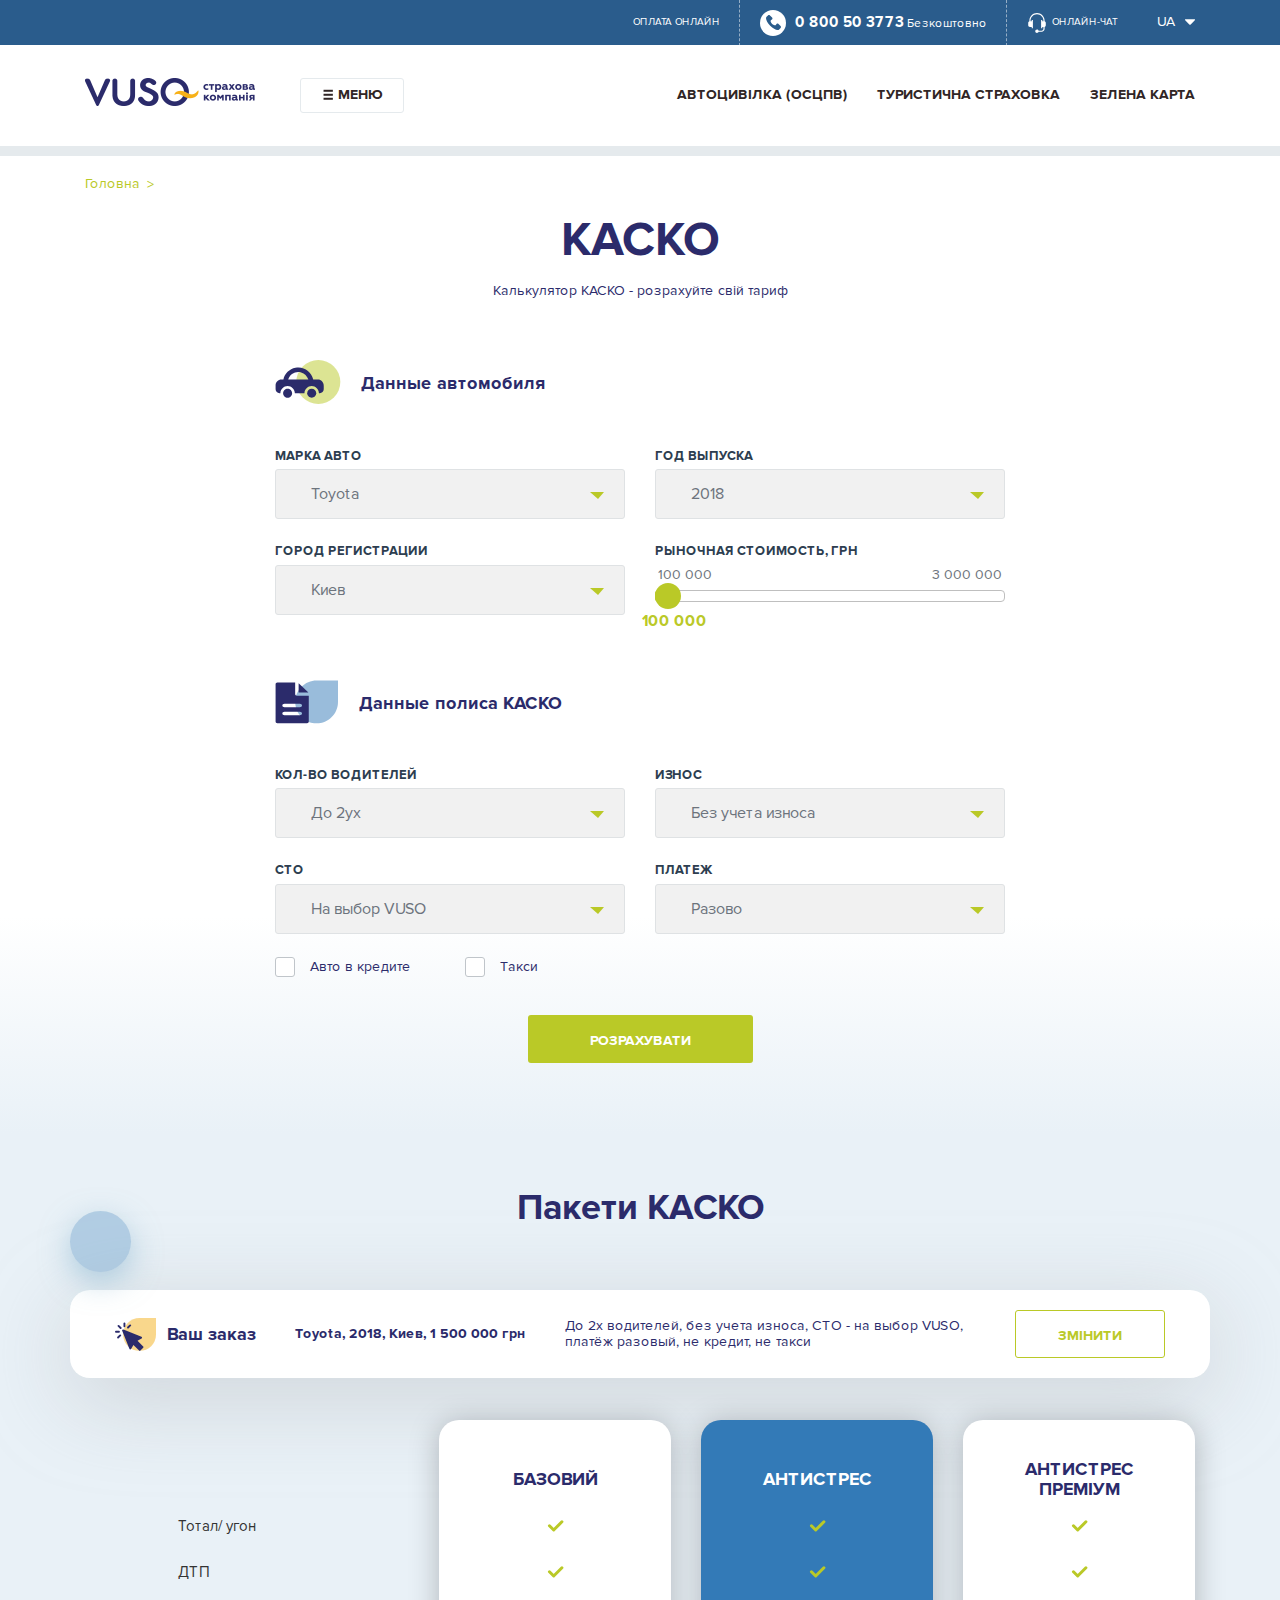
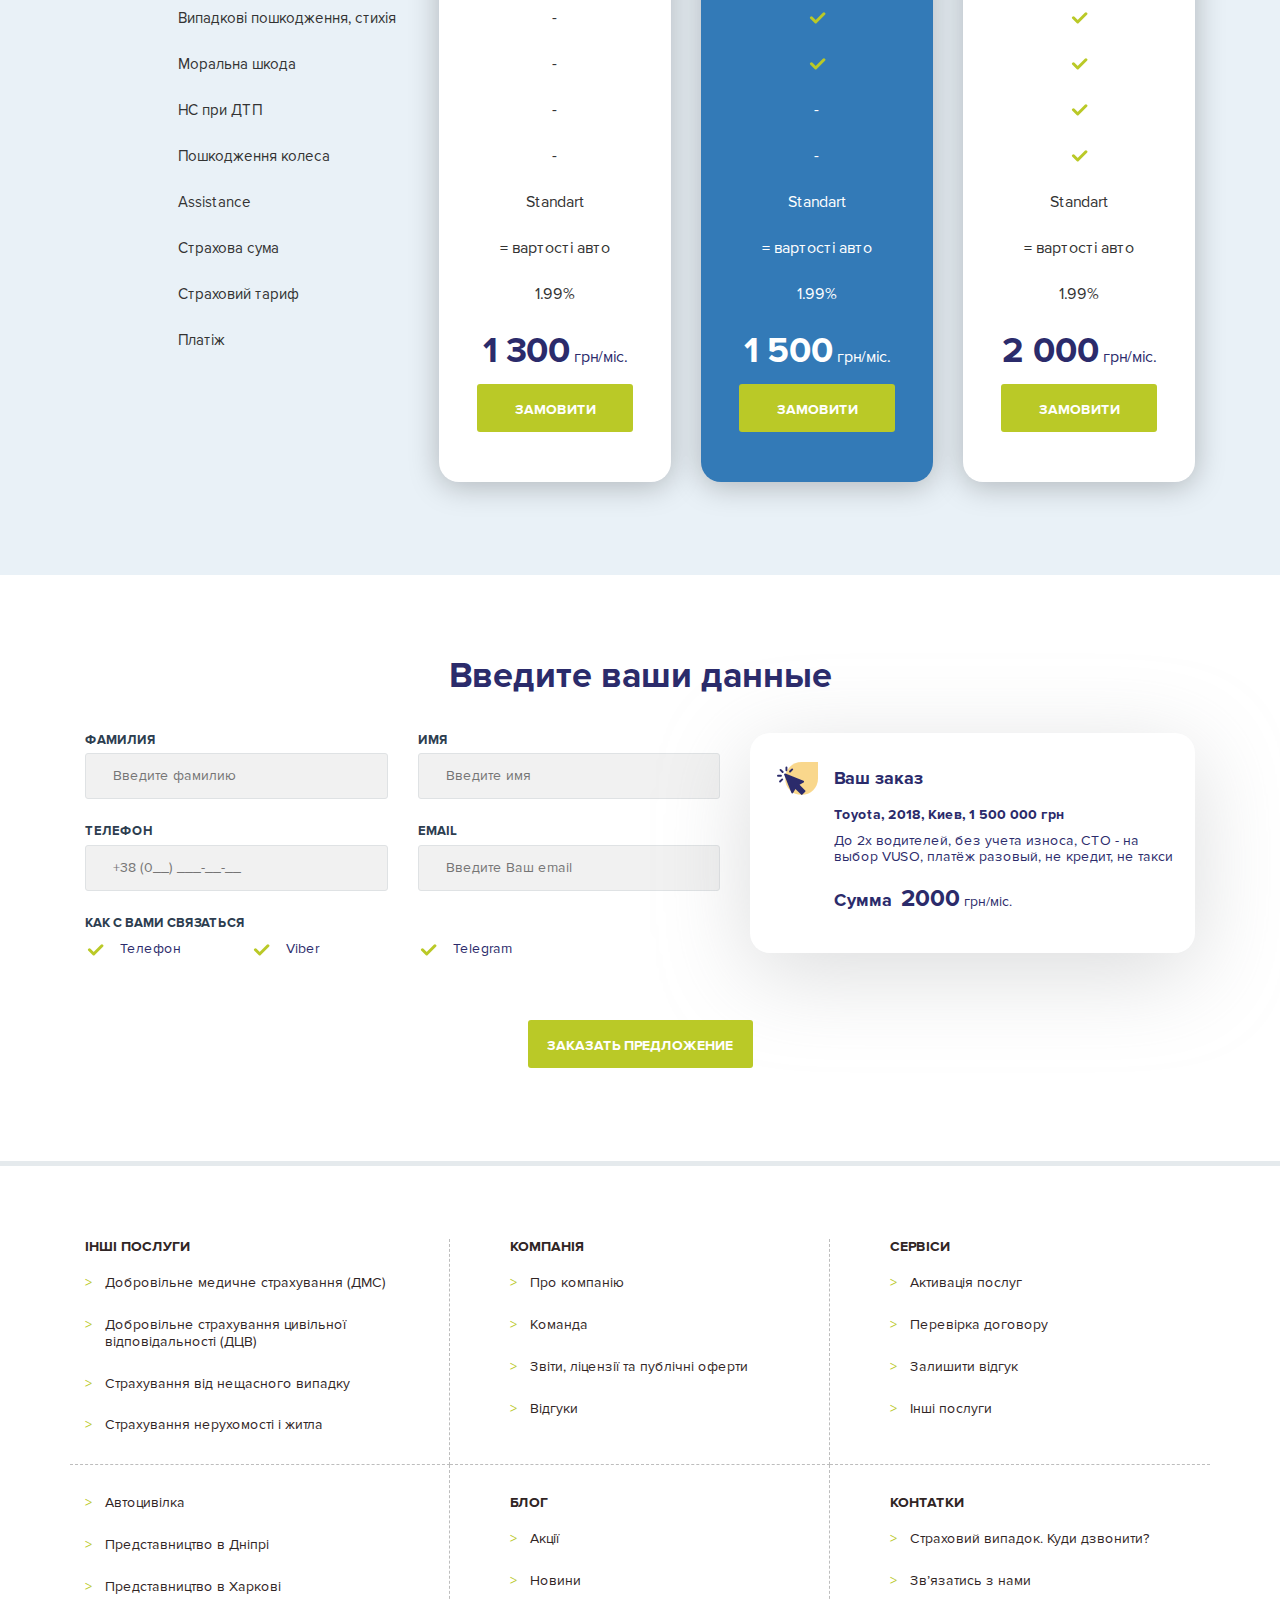
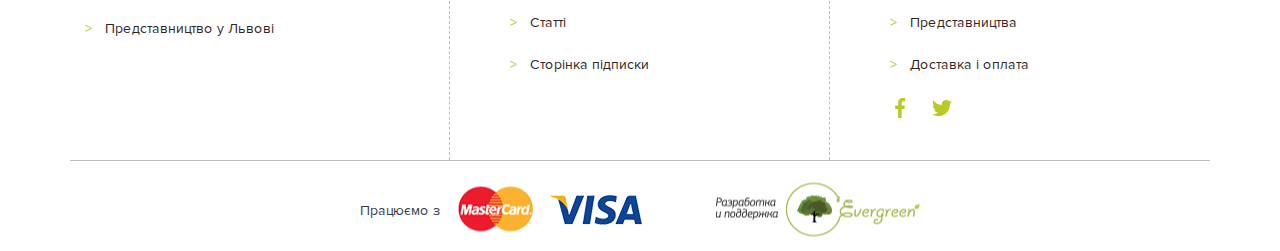
<file: calculate.html>
<!DOCTYPE html>
<html lang="uk">
<head>
	<meta charset="UTF-8">
	<meta http-equiv="X-UA-Compatible" content="IE=edge">
	<meta name="viewport" content="width=device-width, initial-scale=1">
	<meta name="theme-color" content="#091519">
	<meta name="msapplication-TileColor" content="#091519">
	<title>VUSO</title>
	<link rel="stylesheet" type="text/css" href="css/style.css">
</head>
<body>
	<div class="global-wrapper">
		<header class="subpage">
			<div class="header_top">
				<div class="container d-flex align-items-center justify-content-end">
					<div class="uppercase online dashed_border d-none d-sm-block">
						<a href="#">Оплата онлайн</a>
					</div>
					<div class="phone dashed_border d-none d-sm-block">
						<a href="tel:0800503773">
							<span class="number">0 800 50 3773</span>
							<span>Безкоштовно</span>							
						</a>
					</div>
					<div class="uppercase online callcenter d-none d-sm-block">
						<a href="#">
							<svg id="Capa_1" enable-background="new 0 0 512 512" height="512" viewBox="0 0 512 512" width="512" xmlns="http://www.w3.org/2000/svg"><g><path d="m76 361h45v30h30v-210h-30v30h-30v-15c0-90.981 74.019-166 165-166s165 75.019 165 166v15h-30v-30h-30v210h30v-30h30v45c0 24.814-20.186 46-45 46h-77.763c-6.213-17.422-22.707-30-42.237-30-24.814 0-45 20.186-45 45s20.186 45 45 45c19.53 0 36.024-12.578 42.237-30h77.763c41.353 0 75-34.647 75-76v-47.763c17.422-6.213 30-22.707 30-42.237v-60c0-19.53-12.578-36.024-30-42.237v-17.763c0-107.52-87.48-196-195-196s-195 88.48-195 196v17.763c-17.422 6.213-30 22.707-30 42.237v60c0 24.814 20.186 45 45 45z"/></g></svg>
							<span>Онлайн-чат</span>
						</a>
					</div>
					<ul class="lang_switcher">
						<li class="current_lang">
							<a href="#">UA</a>
						</li>
						<li class="another_lang">
							<a href="#">RU</a>
						</li>
					</ul>					
				</div>				
			</div>
			<div class="header_bottom">
				<div class="container d-flex align-items-center">
					<a href="index.html" class="logo">
						<img src="img/logo-header.png" alt="logo">
					</a>
					<a href="#" class="menu_btn">
						<svg class="burger" width="10" height="11" viewBox="0 0 10 11" fill="none" xmlns="http://www.w3.org/2000/svg"><line x1="0.530731" y1="1.77148" x2="9.85867" y2="1.77148" stroke="#302525" stroke-width="2"/><line x1="0.530731" y1="5.77148" x2="9.85867" y2="5.77148" stroke="#302525" stroke-width="2"/><line x1="0.530731" y1="9.77148" x2="9.85867" y2="9.77148" stroke="#302525" stroke-width="2"/></svg>
						<svg class="close" version="1.1" id="Capa_1" xmlns="http://www.w3.org/2000/svg" xmlns:xlink="http://www.w3.org/1999/xlink" x="0px" y="0px"viewBox="0 0 409.806 409.806" style="enable-background:new 0 0 409.806 409.806;"xml:space="preserve"><g><g><path style="#302525" d="M228.929,205.01L404.596,29.343c6.78-6.548,6.968-17.352,0.42-24.132c-6.548-6.78-17.352-6.968-24.132-0.42	c-0.142,0.137-0.282,0.277-0.42,0.42L204.796,180.878L29.129,5.21c-6.78-6.548-17.584-6.36-24.132,0.42	c-6.388,6.614-6.388,17.099,0,23.713L180.664,205.01L4.997,380.677c-6.663,6.664-6.663,17.468,0,24.132	c6.664,6.662,17.468,6.662,24.132,0l175.667-175.667l175.667,175.667c6.78,6.548,17.584,6.36,24.132-0.42	c6.387-6.614,6.387-17.099,0-23.712L228.929,205.01z"/></g></g></svg>
						<span>Меню</span>
					</a>
					<ul class="menu">
						<li>
							<a href="#">Автоцивілка (ОСЦПВ)</a>
						</li>
						<li>
							<a href="#">Туристична страховка</a>
						</li>
						<li>
							<a href="#">Зелена карта</a>
						</li>
					</ul>
					<div class="row footer_list">
						<div class="col-md-4 col-sm-6 col-12 footer_item">
							<h3>Інші послуги</h3>
							<ul>
								<li><a href="#">Добровільне медичне страхування (ДМС)</a></li>
								<li><a href="#">Добровільне страхування цивільної відповідальності (ДЦВ)</a></li>
								<li><a href="#">Страхування від нещасного випадку</a></li>
								<li><a href="#">Страхування нерухомості і житла</a></li>
							</ul>
						</div>
						<div class="col-md-4 col-sm-6 col-12 footer_item">
							<h3>Компанія</h3>
							<ul>
								<li><a href="#">Про компанію</a></li>
								<li><a href="#">Команда</a></li>
								<li><a href="#">Звіти, ліцензії  та публічні оферти</a></li>
								<li><a href="#">Відгуки</a></li>
							</ul>
						</div>
						<div class="col-md-4 col-sm-6 col-12 footer_item d-sm-none d-block">
							<h3>Сервіси</h3>
							<ul>
								<li><a href="#">Активація послуг</a></li>
								<li><a href="#">Перевірка договору</a></li>
								<li><a href="#">Залишити відгук</a></li>
								<li><a href="#">Інші послуги</a></li>
								<li><a href="#">Автоцивілка</a></li>
								<li><a href="#">Представництво в Дніпрі</a></li>
								<li><a href="#">Представництво в Харкові</a></li>
								<li><a href="#">Представництво у Львові</a></li>
							</ul>
						</div>
						<div class="col-md-4 col-sm-6 col-12 footer_item d-sm-block d-none">
							<h3>Сервіси</h3>
							<ul>
								<li><a href="#">Активація послуг</a></li>
								<li><a href="#">Перевірка договору</a></li>
								<li><a href="#">Залишити відгук</a></li>
								<li><a href="#">Інші послуги</a></li>
							</ul>
						</div>
						<div class="col-md-4 col-sm-6 col-12 footer_item d-sm-block d-none">
							<ul>
								<li><a href="#">Автоцивілка</a></li>
								<li><a href="#">Представництво в Дніпрі</a></li>
								<li><a href="#">Представництво в Харкові</a></li>
								<li><a href="#">Представництво у Львові</a></li>
							</ul>
						</div>
						<div class="col-md-4 col-sm-6 col-12 footer_item">
							<h3>Блог</h3>
							<ul>
								<li><a href="#">Акції</a></li>
								<li><a href="#">Новини</a></li>
								<li><a href="#">Статті</a></li>
								<li><a href="#">Сторінка підписки</a></li>
							</ul>
						</div>
						<div class="col-md-4 col-sm-6 col-12 footer_item">
							<h3>Контатки</h3>
							<ul>
								<li><a href="#">Страховий випадок. Куди дзвонити?</a></li>
								<li><a href="#">Зв’язатись з нами</a></li>
								<li><a href="#">Представництва</a></li>
								<li><a href="#">Доставка і оплата</a></li>
								<li class="social">
									<a href="#"><img src="img/facebook.svg" alt=""></a>
									<a href="#"><img src="img/twitter.svg" alt=""></a>
								</li>
							</ul>
						</div>
					</div>
				</div>
			</div>
			<div class="header_top d-sm-none d-block mobile">
				<div class="container">
					<div class="row align-items-center">
						<div class="phone dashed_border col-4">
							<a href="tel:0800503773">
								<span class="number">0 800 50 3773</span>
								<span>Безкоштовно</span>							
							</a>
						</div>
						<div class="col-4 uppercase online dashed_border">
							<a href="">
								<span></span>
								<span>ЗВОРОТНИЙ ДЗВІНОК</span>
							</a>							
						</div>
						<div class="uppercase online callcenter col-4">
							<a href="#">
								<svg id="Capa_1" enable-background="new 0 0 512 512" height="512" viewBox="0 0 512 512" width="512" xmlns="http://www.w3.org/2000/svg"><g><path d="m76 361h45v30h30v-210h-30v30h-30v-15c0-90.981 74.019-166 165-166s165 75.019 165 166v15h-30v-30h-30v210h30v-30h30v45c0 24.814-20.186 46-45 46h-77.763c-6.213-17.422-22.707-30-42.237-30-24.814 0-45 20.186-45 45s20.186 45 45 45c19.53 0 36.024-12.578 42.237-30h77.763c41.353 0 75-34.647 75-76v-47.763c17.422-6.213 30-22.707 30-42.237v-60c0-19.53-12.578-36.024-30-42.237v-17.763c0-107.52-87.48-196-195-196s-195 88.48-195 196v17.763c-17.422 6.213-30 22.707-30 42.237v60c0 24.814 20.186 45 45 45z"/></g></svg>
								<span>Онлайн-чат</span>
							</a>
						</div>
					</div>			
				</div>				
			</div>
		</header>
		<main>
			<section class="calculate_step_one">
				<div class="container">
					<ul class="breadcrumbs">
						<li><a href="">Головна</a></li>
					</ul>
					<h1>КАСКО</h1>
					<h2>Калькулятор КАСКО - розрахуйте свій тариф</h2>
					<div class="row">
						<div class="col-xl-8 col-lg-10 col-12 offset-xl-2 offset-lg-1">
							<form action="#">
								<div class="d-flex align-items-center part_title">
									<div class="icon">
										<img src="img/data_car.svg" alt="">
									</div>
									<p>Данные автомобиля</p>
								</div>
								<div class="row">
									<div class="col-md-6 col-12 select_wrapper">
										<label class="label" for="car_brand">марка авто</label>
										<select name="car_brand" id="car_brand">
											<option value="">Toyota</option>
											<option value="">BMW</option>
											<option value="">Opel</option>
										</select>
									</div>
									<div class="col-md-6 col-12 select_wrapper">
										<label class="label" for="car_year">Год выпуска</label>
										<select name="car_year" id="car_year">
											<option value="">2018</option>
											<option value="">2017</option>
											<option value="">2016</option>
										</select>
									</div>
									<div class="col-md-6 col-12 select_wrapper">
										<label class="label" for="car_city">город регистрации</label>
										<select name="car_city" id="car_city">
											<option value="">Киев</option>
											<option value="">Днепр</option>
											<option value="">Винница</option>
										</select>
									</div>
									<div class="col-md-6 col-12 select_wrapper">
										<p class="label">рыночная стоимость, грн</p>
										<div class="range_wrapper">
									    <input type="text" class="js-range-slider" name="my_range" value="" />
								    </div>									
									</div>
								</div>
								<div class="d-flex align-items-center part_title">
									<div class="icon">
										<img src="img/data_driver.svg" alt="">
									</div>
									<p>Данные полиса КАСКО</p>
								</div>
								<div class="row">
									<div class="col-md-6 col-12 select_wrapper">
										<label class="label" for="driver_count">кол-во водителей</label>
										<select name="driver_count" id="driver_count">
											<option value="">До 2ух</option>
											<option value="">Только один</option>
											<option value="">Все кому не лень</option>
										</select>
									</div>
									<div class="col-md-6 col-12 select_wrapper">
										<label class="label" for="car_damage">Износ</label>
										<select name="car_damage" id="car_damage">
											<option value="">Без учета износа</option>
											<option value="">С учетом износа</option>
										</select>
									</div>
									<div class="col-md-6 col-12 select_wrapper">
										<label class="label" for="choose_repair">СТО</label>
										<select name="choose_repair" id="choose_repair">
											<option value="">На выбор VUSO</option>
											<option value="">На выбор клиента</option>
											<option value="">В гараже у Петровича</option>
										</select>
									</div>
									<div class="col-md-6 col-12 select_wrapper">
										<label class="label" for="type_payment">Платеж</label>
										<select name="type_payment" id="type_payment">
											<option value="">Разово</option>
											<option value="">По месячно</option>
											<option value="">Когда-то потом</option>
										</select>								
									</div>
									<div class="col-md-3 col-6 checkbox_wrap">
										<input type="checkbox" id="credit">
										<label for="credit">Авто в кредите</label>
									</div>
									<div class="col-md-3 col-6 checkbox_wrap">
										<input type="checkbox" id="taxi">
										<label for="taxi">Такси</label>
									</div>
									<div class="col-12 submit_wrapper">
										<button type="submit" class="btn_style order_btn">розрахувати</button>
									</div>
								</div>
							</form>
						</div>
					</div>
				</div>
			</section>
			<section class="package_section step_two">
				<div class="container">
					<h2 class="section_title">Пакети КАСКО</h2>
					<div class="order_data row align-items-center">
						<div class="col-lg-2 col-12 d-flex align-items-center data_title">
							<img src="img/data_client.svg" alt="">
							<p>Ваш заказ</p>
						</div>
						<div class="col-lg-3 col-md-5 col-12 first_part">
							<p>Toyota, 2018, Киев, 1 500 000 грн</p>
						</div>
						<div class="col-lg-5 col-md-7 col-12 second_part">
							<p>До 2х водителей, без учета износа, СТО - на выбор VUSO, платёж разовый, не кредит, не такси</p>
						</div>
						<div class="col-lg-2 col-12">
							<a href="" class="btn_style calculate_btn">змінити</a>
						</div>
					</div>
					<div class="offset-lg-1">
						<div class="row">
							<div class="col-sm-3 col-6">
								<ul class="package_options">
									<li>Тотал/ угон</li>
									<li>ДТП</li>
									<li>Випадкові пошкодження, стихія</li>
									<li>Моральна шкода</li>
									<li>НС при ДТП</li>
									<li>Пошкодження колеса</li>
									<li>Assistance</li>
									<li>Страхова сума</li>
									<li>Страховий тариф</li>
									<li>Платіж</li>
								</ul>
							</div>
							<div class="col-sm-9 col-6 d-lg-block d-none">
								<div class="row">
									<div class="col-4">
										<div class="package_item">
											<div class="title_box">
												<h3>базовий</h3>
											</div>
											<ul>
												<li class="check_item"></li>
												<li class="check_item"></li>
												<li>-</li>
												<li>-</li>
												<li>-</li>
												<li>-</li>
												<li>Standart</li>
												<li>= вартості авто</li>
												<li>1.99%</li>
												<li class="cost">
													<span>1 300</span> грн/міс.
												</li>
												<li>
													<a href="" class="btn_style order_btn">Замовити</a>
												</li>
											</ul>											
										</div>										
									</div>
									<div class="col-4">
										<div class="package_item blue_color">
											<div class="title_box">
												<h3>Антистрес</h3>
											</div>
											<ul>
												<li class="check_item"></li>
												<li class="check_item"></li>
												<li class="check_item"></li>
												<li class="check_item"></li>
												<li>-</li>
												<li>-</li>
												<li>Standart</li>
												<li>= вартості авто</li>
												<li>1.99%</li>
												<li class="cost">
													<span>1 500</span> грн/міс.
												</li>
												<li>
													<a href="" class="btn_style order_btn">Замовити</a>
												</li>
											</ul>											
										</div>										
									</div>
									<div class="col-4">
										<div class="package_item">
											<div class="title_box">
												<h3>Антистрес<br>Преміум</h3>
											</div>
											<ul>
												<li class="check_item"></li>
												<li class="check_item"></li>
												<li class="check_item"></li>
												<li class="check_item"></li>
												<li class="check_item"></li>
												<li class="check_item"></li>
												<li>Standart</li>
												<li>= вартості авто</li>
												<li>1.99%</li>
												<li class="cost">
													<span>2 000</span> грн/міс.
												</li>
												<li>
													<a href="" class="btn_style order_btn">Замовити</a>
												</li>
											</ul>											
										</div>										
									</div>
								</div>
							</div>
							<div class="col-sm-9 col-6 d-lg-none d-block mobile_package">
								<div class="package_slider">
									<div>
										<div class="package_item">
											<div class="title_box">
												<h3>базовий</h3>
											</div>
											<ul>
												<li class="check_item"></li>
												<li class="check_item"></li>
												<li>-</li>
												<li>-</li>
												<li>-</li>
												<li>-</li>
												<li>Standart</li>
												<li>= вартості авто</li>
												<li>1.99%</li>
												<li class="cost">
													<span>1 300</span> грн/міс.
												</li>
												<li>
													<a href="" class="btn_style order_btn">Замовити</a>
												</li>
											</ul>											
										</div>										
									</div>
									<div>
										<div class="package_item blue_color">
											<div class="title_box">
												<h3>Антистрес</h3>
											</div>
											<ul>
												<li class="check_item"></li>
												<li class="check_item"></li>
												<li class="check_item"></li>
												<li class="check_item"></li>
												<li>-</li>
												<li>-</li>
												<li>Standart</li>
												<li>= вартості авто</li>
												<li>1.99%</li>
												<li class="cost">
													<span>1 500</span> грн/міс.
												</li>
												<li>
													<a href="" class="btn_style order_btn">Замовити</a>
												</li>
											</ul>											
										</div>										
									</div>
									<div>
										<div class="package_item">
											<div class="title_box">
												<h3>Антистрес<br>Преміум</h3>
											</div>
											<ul>
												<li class="check_item"></li>
												<li class="check_item"></li>
												<li class="check_item"></li>
												<li class="check_item"></li>
												<li class="check_item"></li>
												<li class="check_item"></li>
												<li>Standart</li>
												<li>= вартості авто</li>
												<li>1.99%</li>
												<li class="cost">
													<span>2 000</span> грн/міс.
												</li>
												<li>
													<a href="" class="btn_style order_btn">Замовити</a>
												</li>
											</ul>											
										</div>										
									</div>
								</div>
							</div>
						</div>						
					</div>
				</div>				
			</section>
			<section class="data_submit_section">
				<div class="container">
					<form action="" class="data_submit_form">
						<h2 class="section_title">Введите ваши данные</h2>
						<div class="row">
							<div class="col-lg-7 col-12 order-1">
								<div class="row">
									<div class="col-sm-6 col-12 select_wrapper">
										<label class="label" for="last_name">Фамилия</label>
										<input class="input" type="text" name="last_name" id="last_name" placeholder="Введите фамилию" required>
									</div>
									<div class="col-sm-6 col-12 select_wrapper">
										<label class="label" for="first_name">ИМЯ</label>
										<input class="input" type="text" name="first_name" id="first_name" placeholder="Введите имя" required>
									</div>
									<div class="col-sm-6 col-12 select_wrapper">
										<label class="label" for="first_name">Телефон</label>
										<input class="input" type="tel" name="first_name" id="first_name" placeholder="+38 (0__) ___-__-__" required>
									</div>
									<div class="col-sm-6 col-12 select_wrapper">
										<label class="label" for="first_name">Email</label>
										<input class="input" type="email" name="first_name" id="first_name" placeholder="Введите Ваш email" required>
									</div>
									<div class="col-12 select_wrapper">
										<label class="label" for="first_name">как с вами связаться</label>
										<div class="row">
											<div class="col-lg-3 col-sm-4 col-12 checkbox_wrap">
												<input type="checkbox" id="telephone" checked>
												<label for="telephone">Телефон</label>
											</div>
											<div class="col-lg-3 col-sm-4 col-12 checkbox_wrap">
												<input type="checkbox" id="viber" checked>
												<label for="viber">Viber</label>
											</div>
											<div class="col-lg-3 col-sm-4 col-12 checkbox_wrap">
												<input type="checkbox" id="telegram" checked>
												<label for="telegram">Telegram</label>
											</div>
										</div>
									</div>
								</div>
							</div>
							<div class="col-lg-5 col-12 order-lg-2 order-0">
								<div class="order_data">
									<div class="data_title">
										<img src="img/data_client.svg" alt="">
										<p>Ваш заказ</p>
									</div>
									<div class="first_part">
										<p>Toyota, 2018, Киев, 1 500 000 грн</p>
									</div>
									<div class="second_part">
										<p>До 2х водителей, без учета износа, СТО - на выбор VUSO, платёж разовый, не кредит, не такси</p>
									</div>
									<div class="sum">
										<span>Сумма</span> 
										<span>2000</span> 
										<span>грн/міс.</span>
									</div>
								</div>
							</div>
							<div class="col-12 order-3">
								<a href="" class="btn_style order_btn">заказать предложение</a>
							</div>
						</div>
					</form>
				</div>
			</section>	
		</main>
		<footer class="subpage">
			<div class="container">
				<div class="row footer_list">
					<div class="col-md-4 col-sm-6 col-12 footer_item">
						<h3>Інші послуги</h3>
						<ul>
							<li><a href="#">Добровільне медичне страхування (ДМС)</a></li>
							<li><a href="#">Добровільне страхування цивільної відповідальності (ДЦВ)</a></li>
							<li><a href="#">Страхування від нещасного випадку</a></li>
							<li><a href="#">Страхування нерухомості і житла</a></li>
						</ul>
					</div>
					<div class="col-md-4 col-sm-6 col-12 footer_item">
						<h3>Компанія</h3>
						<ul>
							<li><a href="#">Про компанію</a></li>
							<li><a href="#">Команда</a></li>
							<li><a href="#">Звіти, ліцензії  та публічні оферти</a></li>
							<li><a href="#">Відгуки</a></li>
						</ul>
					</div>
					<div class="col-md-4 col-sm-6 col-12 footer_item d-sm-none d-block">
						<h3>Сервіси</h3>
						<ul>
							<li><a href="#">Активація послуг</a></li>
							<li><a href="#">Перевірка договору</a></li>
							<li><a href="#">Залишити відгук</a></li>
							<li><a href="#">Інші послуги</a></li>
							<li><a href="#">Автоцивілка</a></li>
							<li><a href="#">Представництво в Дніпрі</a></li>
							<li><a href="#">Представництво в Харкові</a></li>
							<li><a href="#">Представництво у Львові</a></li>
						</ul>
					</div>
					<div class="col-md-4 col-sm-6 col-12 footer_item d-sm-block d-none">
						<h3>Сервіси</h3>
						<ul>
							<li><a href="#">Активація послуг</a></li>
							<li><a href="#">Перевірка договору</a></li>
							<li><a href="#">Залишити відгук</a></li>
							<li><a href="#">Інші послуги</a></li>
						</ul>
					</div>
					<div class="col-md-4 col-sm-6 col-12 footer_item d-sm-block d-none">
						<ul>
							<li><a href="#">Автоцивілка</a></li>
							<li><a href="#">Представництво в Дніпрі</a></li>
							<li><a href="#">Представництво в Харкові</a></li>
							<li><a href="#">Представництво у Львові</a></li>
						</ul>
					</div>
					<div class="col-md-4 col-sm-6 col-12 footer_item">
						<h3>Блог</h3>
						<ul>
							<li><a href="#">Акції</a></li>
							<li><a href="#">Новини</a></li>
							<li><a href="#">Статті</a></li>
							<li><a href="#">Сторінка підписки</a></li>
						</ul>
					</div>
					<div class="col-md-4 col-sm-6 col-12 footer_item">
						<h3>Контатки</h3>
						<ul>
							<li><a href="#">Страховий випадок. Куди дзвонити?</a></li>
							<li><a href="#">Зв’язатись з нами</a></li>
							<li><a href="#">Представництва</a></li>
							<li><a href="#">Доставка і оплата</a></li>
							<li class="social">
								<a href="#"><img src="img/facebook.svg" alt=""></a>
								<a href="#"><img src="img/twitter.svg" alt=""></a>
							</li>
						</ul>
					</div>
				</div>
				<div class="footer_bottom d-flex align-items-center">
					<span>Працюємо з</span>
					<div class="mastercard">
						<img src="img/mastercard.png" alt="">
					</div>
					<div class="visa">
						<img src="img/visa.png" alt="">
					</div>
					<a href="" class="developers">
						<img src="img/developers.png" alt="">
					</a>
				</div>
			</div>
			<div class="back_to_top"></div>
		</footer>
	</div>
	<script src="js/libs/jquery-3.5.1.min.js"></script>
	<script src="js/libs/odometer.min.js"></script>
	<script src="js/libs/range.min.js"></script>
	<script src="js/libs/select2.min.js"></script>
	<script src="js/libs/slick.min.js"></script>
	<script src="js/libs/jquery.maskedinput.min.js"></script>
	<script src="js/custom.js"></script>
</body>
</html>
</file>
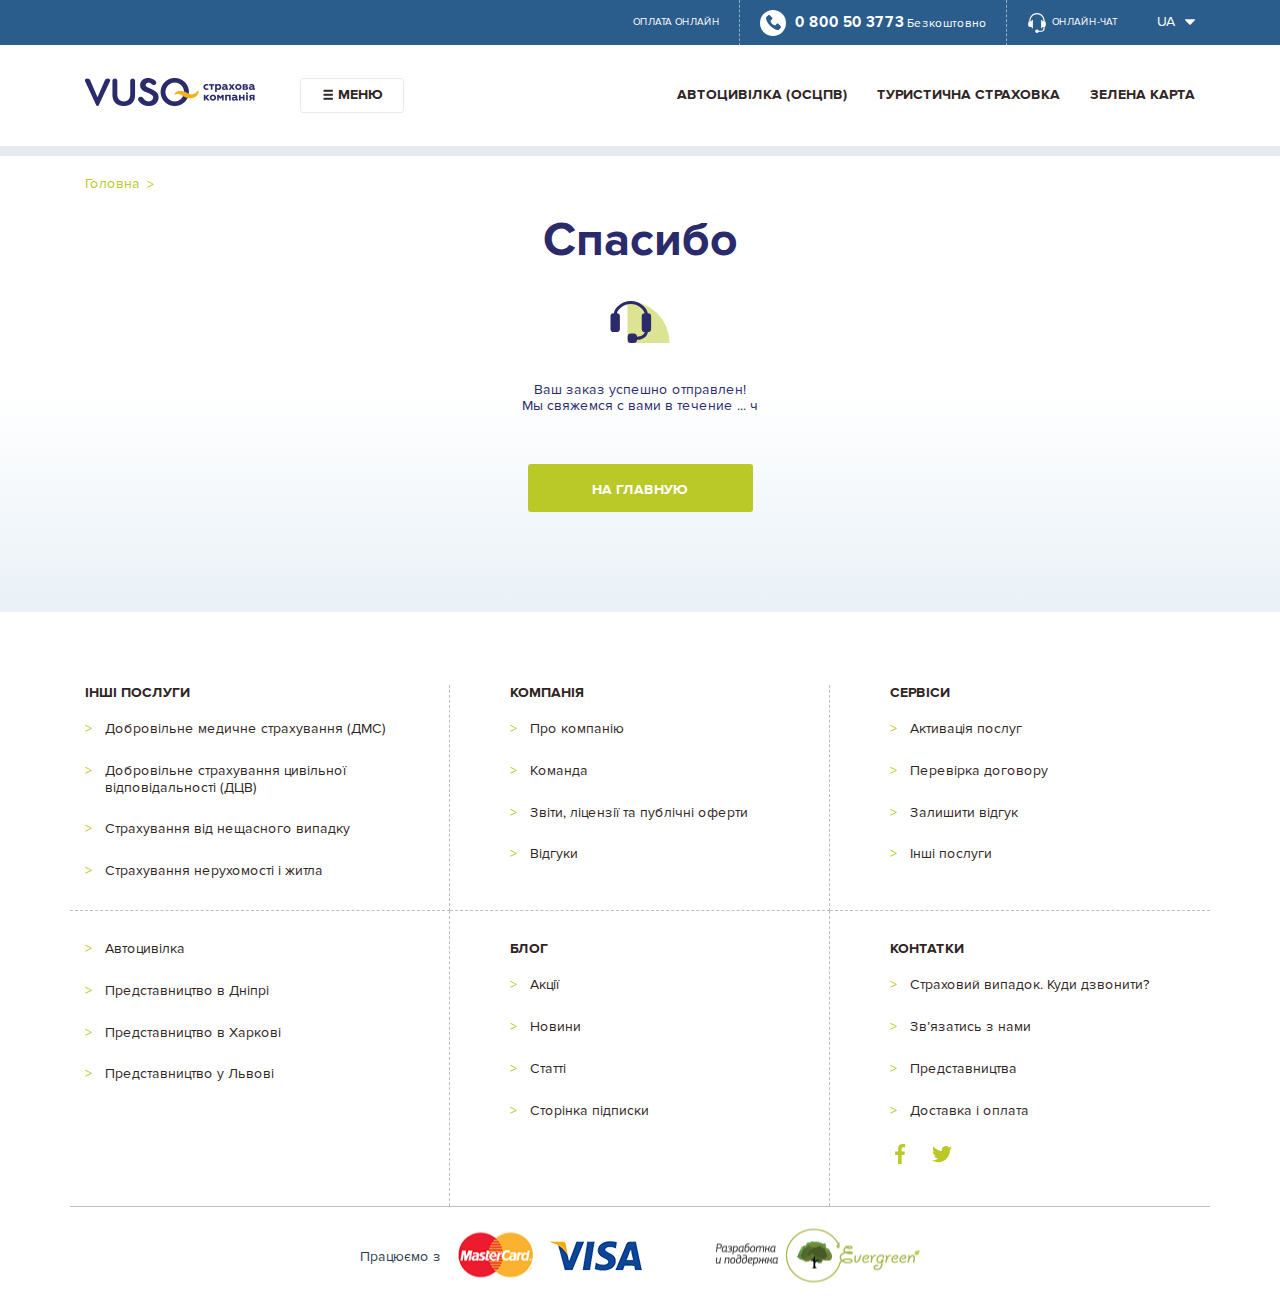
<file: thanks.html>
<!DOCTYPE html>
<html lang="uk">
<head>
	<meta charset="UTF-8">
	<meta http-equiv="X-UA-Compatible" content="IE=edge">
	<meta name="viewport" content="width=device-width, initial-scale=1">
	<meta name="theme-color" content="#091519">
	<meta name="msapplication-TileColor" content="#091519">
	<title>VUSO</title>
	<link rel="stylesheet" type="text/css" href="css/style.css">
</head>
<body>
	<div class="global-wrapper">
		<header class="subpage">
			<div class="header_top">
				<div class="container d-flex align-items-center justify-content-end">
					<div class="uppercase online dashed_border d-none d-sm-block">
						<a href="#">Оплата онлайн</a>
					</div>
					<div class="phone dashed_border d-none d-sm-block">
						<a href="tel:0800503773">
							<span class="number">0 800 50 3773</span>
							<span>Безкоштовно</span>							
						</a>
					</div>
					<div class="uppercase online callcenter d-none d-sm-block">
						<a href="#">
							<svg id="Capa_1" enable-background="new 0 0 512 512" height="512" viewBox="0 0 512 512" width="512" xmlns="http://www.w3.org/2000/svg"><g><path d="m76 361h45v30h30v-210h-30v30h-30v-15c0-90.981 74.019-166 165-166s165 75.019 165 166v15h-30v-30h-30v210h30v-30h30v45c0 24.814-20.186 46-45 46h-77.763c-6.213-17.422-22.707-30-42.237-30-24.814 0-45 20.186-45 45s20.186 45 45 45c19.53 0 36.024-12.578 42.237-30h77.763c41.353 0 75-34.647 75-76v-47.763c17.422-6.213 30-22.707 30-42.237v-60c0-19.53-12.578-36.024-30-42.237v-17.763c0-107.52-87.48-196-195-196s-195 88.48-195 196v17.763c-17.422 6.213-30 22.707-30 42.237v60c0 24.814 20.186 45 45 45z"/></g></svg>
							<span>Онлайн-чат</span>
						</a>
					</div>
					<ul class="lang_switcher">
						<li class="current_lang">
							<a href="#">UA</a>
						</li>
						<li class="another_lang">
							<a href="#">RU</a>
						</li>
					</ul>					
				</div>				
			</div>
			<div class="header_bottom">
				<div class="container d-flex align-items-center">
					<a href="index.html" class="logo">
						<img src="img/logo-header.png" alt="logo">
					</a>
					<a href="#" class="menu_btn">
						<svg class="burger" width="10" height="11" viewBox="0 0 10 11" fill="none" xmlns="http://www.w3.org/2000/svg"><line x1="0.530731" y1="1.77148" x2="9.85867" y2="1.77148" stroke="#302525" stroke-width="2"/><line x1="0.530731" y1="5.77148" x2="9.85867" y2="5.77148" stroke="#302525" stroke-width="2"/><line x1="0.530731" y1="9.77148" x2="9.85867" y2="9.77148" stroke="#302525" stroke-width="2"/></svg>
						<svg class="close" version="1.1" id="Capa_1" xmlns="http://www.w3.org/2000/svg" xmlns:xlink="http://www.w3.org/1999/xlink" x="0px" y="0px"viewBox="0 0 409.806 409.806" style="enable-background:new 0 0 409.806 409.806;"xml:space="preserve"><g><g><path style="#302525" d="M228.929,205.01L404.596,29.343c6.78-6.548,6.968-17.352,0.42-24.132c-6.548-6.78-17.352-6.968-24.132-0.42	c-0.142,0.137-0.282,0.277-0.42,0.42L204.796,180.878L29.129,5.21c-6.78-6.548-17.584-6.36-24.132,0.42	c-6.388,6.614-6.388,17.099,0,23.713L180.664,205.01L4.997,380.677c-6.663,6.664-6.663,17.468,0,24.132	c6.664,6.662,17.468,6.662,24.132,0l175.667-175.667l175.667,175.667c6.78,6.548,17.584,6.36,24.132-0.42	c6.387-6.614,6.387-17.099,0-23.712L228.929,205.01z"/></g></g></svg>
						<span>Меню</span>
					</a>
					<ul class="menu">
						<li>
							<a href="#">Автоцивілка (ОСЦПВ)</a>
						</li>
						<li>
							<a href="#">Туристична страховка</a>
						</li>
						<li>
							<a href="#">Зелена карта</a>
						</li>
					</ul>
					<div class="row footer_list">
						<div class="col-md-4 col-sm-6 col-12 footer_item">
							<h3>Інші послуги</h3>
							<ul>
								<li><a href="#">Добровільне медичне страхування (ДМС)</a></li>
								<li><a href="#">Добровільне страхування цивільної відповідальності (ДЦВ)</a></li>
								<li><a href="#">Страхування від нещасного випадку</a></li>
								<li><a href="#">Страхування нерухомості і житла</a></li>
							</ul>
						</div>
						<div class="col-md-4 col-sm-6 col-12 footer_item">
							<h3>Компанія</h3>
							<ul>
								<li><a href="#">Про компанію</a></li>
								<li><a href="#">Команда</a></li>
								<li><a href="#">Звіти, ліцензії  та публічні оферти</a></li>
								<li><a href="#">Відгуки</a></li>
							</ul>
						</div>
						<div class="col-md-4 col-sm-6 col-12 footer_item d-sm-none d-block">
							<h3>Сервіси</h3>
							<ul>
								<li><a href="#">Активація послуг</a></li>
								<li><a href="#">Перевірка договору</a></li>
								<li><a href="#">Залишити відгук</a></li>
								<li><a href="#">Інші послуги</a></li>
								<li><a href="#">Автоцивілка</a></li>
								<li><a href="#">Представництво в Дніпрі</a></li>
								<li><a href="#">Представництво в Харкові</a></li>
								<li><a href="#">Представництво у Львові</a></li>
							</ul>
						</div>
						<div class="col-md-4 col-sm-6 col-12 footer_item d-sm-block d-none">
							<h3>Сервіси</h3>
							<ul>
								<li><a href="#">Активація послуг</a></li>
								<li><a href="#">Перевірка договору</a></li>
								<li><a href="#">Залишити відгук</a></li>
								<li><a href="#">Інші послуги</a></li>
							</ul>
						</div>
						<div class="col-md-4 col-sm-6 col-12 footer_item d-sm-block d-none">
							<ul>
								<li><a href="#">Автоцивілка</a></li>
								<li><a href="#">Представництво в Дніпрі</a></li>
								<li><a href="#">Представництво в Харкові</a></li>
								<li><a href="#">Представництво у Львові</a></li>
							</ul>
						</div>
						<div class="col-md-4 col-sm-6 col-12 footer_item">
							<h3>Блог</h3>
							<ul>
								<li><a href="#">Акції</a></li>
								<li><a href="#">Новини</a></li>
								<li><a href="#">Статті</a></li>
								<li><a href="#">Сторінка підписки</a></li>
							</ul>
						</div>
						<div class="col-md-4 col-sm-6 col-12 footer_item">
							<h3>Контатки</h3>
							<ul>
								<li><a href="#">Страховий випадок. Куди дзвонити?</a></li>
								<li><a href="#">Зв’язатись з нами</a></li>
								<li><a href="#">Представництва</a></li>
								<li><a href="#">Доставка і оплата</a></li>
								<li class="social">
									<a href="#"><img src="img/facebook.svg" alt=""></a>
									<a href="#"><img src="img/twitter.svg" alt=""></a>
								</li>
							</ul>
						</div>
					</div>
				</div>
			</div>
			<div class="header_top d-sm-none d-block mobile">
				<div class="container">
					<div class="row align-items-center">
						<div class="phone dashed_border col-4">
							<a href="tel:0800503773">
								<span class="number">0 800 50 3773</span>
								<span>Безкоштовно</span>							
							</a>
						</div>
						<div class="col-4 uppercase online dashed_border">
							<a href="">
								<span></span>
								<span>ЗВОРОТНИЙ ДЗВІНОК</span>
							</a>							
						</div>
						<div class="uppercase online callcenter col-4">
							<a href="#">
								<svg id="Capa_1" enable-background="new 0 0 512 512" height="512" viewBox="0 0 512 512" width="512" xmlns="http://www.w3.org/2000/svg"><g><path d="m76 361h45v30h30v-210h-30v30h-30v-15c0-90.981 74.019-166 165-166s165 75.019 165 166v15h-30v-30h-30v210h30v-30h30v45c0 24.814-20.186 46-45 46h-77.763c-6.213-17.422-22.707-30-42.237-30-24.814 0-45 20.186-45 45s20.186 45 45 45c19.53 0 36.024-12.578 42.237-30h77.763c41.353 0 75-34.647 75-76v-47.763c17.422-6.213 30-22.707 30-42.237v-60c0-19.53-12.578-36.024-30-42.237v-17.763c0-107.52-87.48-196-195-196s-195 88.48-195 196v17.763c-17.422 6.213-30 22.707-30 42.237v60c0 24.814 20.186 45 45 45z"/></g></svg>
								<span>Онлайн-чат</span>
							</a>
						</div>
					</div>			
				</div>				
			</div>
		</header>
		<main>
			<section class="thanks_section">
				<div class="container">
					<ul class="breadcrumbs">
						<li><a href="index.html">Головна</a></li>
					</ul>
					<div class="thanks_block">
						<h1>Спасибо</h1>
						<img src="img/thanks.svg" alt="">
						<p>Ваш заказ успешно отправлен!<br>Мы свяжемся с вами в течение ... ч</p>
						<a href="index.html" class="btn_style order_btn">на главную</a>
					</div>
				</div>				
			</section>
		</main>
		<footer class="subpage">
			<div class="container">
				<div class="row footer_list">
					<div class="col-md-4 col-sm-6 col-12 footer_item">
						<h3>Інші послуги</h3>
						<ul>
							<li><a href="#">Добровільне медичне страхування (ДМС)</a></li>
							<li><a href="#">Добровільне страхування цивільної відповідальності (ДЦВ)</a></li>
							<li><a href="#">Страхування від нещасного випадку</a></li>
							<li><a href="#">Страхування нерухомості і житла</a></li>
						</ul>
					</div>
					<div class="col-md-4 col-sm-6 col-12 footer_item">
						<h3>Компанія</h3>
						<ul>
							<li><a href="#">Про компанію</a></li>
							<li><a href="#">Команда</a></li>
							<li><a href="#">Звіти, ліцензії  та публічні оферти</a></li>
							<li><a href="#">Відгуки</a></li>
						</ul>
					</div>
					<div class="col-md-4 col-sm-6 col-12 footer_item d-sm-none d-block">
						<h3>Сервіси</h3>
						<ul>
							<li><a href="#">Активація послуг</a></li>
							<li><a href="#">Перевірка договору</a></li>
							<li><a href="#">Залишити відгук</a></li>
							<li><a href="#">Інші послуги</a></li>
							<li><a href="#">Автоцивілка</a></li>
							<li><a href="#">Представництво в Дніпрі</a></li>
							<li><a href="#">Представництво в Харкові</a></li>
							<li><a href="#">Представництво у Львові</a></li>
						</ul>
					</div>
					<div class="col-md-4 col-sm-6 col-12 footer_item d-sm-block d-none">
						<h3>Сервіси</h3>
						<ul>
							<li><a href="#">Активація послуг</a></li>
							<li><a href="#">Перевірка договору</a></li>
							<li><a href="#">Залишити відгук</a></li>
							<li><a href="#">Інші послуги</a></li>
						</ul>
					</div>
					<div class="col-md-4 col-sm-6 col-12 footer_item d-sm-block d-none">
						<ul>
							<li><a href="#">Автоцивілка</a></li>
							<li><a href="#">Представництво в Дніпрі</a></li>
							<li><a href="#">Представництво в Харкові</a></li>
							<li><a href="#">Представництво у Львові</a></li>
						</ul>
					</div>
					<div class="col-md-4 col-sm-6 col-12 footer_item">
						<h3>Блог</h3>
						<ul>
							<li><a href="#">Акції</a></li>
							<li><a href="#">Новини</a></li>
							<li><a href="#">Статті</a></li>
							<li><a href="#">Сторінка підписки</a></li>
						</ul>
					</div>
					<div class="col-md-4 col-sm-6 col-12 footer_item">
						<h3>Контатки</h3>
						<ul>
							<li><a href="#">Страховий випадок. Куди дзвонити?</a></li>
							<li><a href="#">Зв’язатись з нами</a></li>
							<li><a href="#">Представництва</a></li>
							<li><a href="#">Доставка і оплата</a></li>
							<li class="social">
								<a href="#"><img src="img/facebook.svg" alt=""></a>
								<a href="#"><img src="img/twitter.svg" alt=""></a>
							</li>
						</ul>
					</div>
				</div>
				<div class="footer_bottom d-flex align-items-center">
					<span>Працюємо з</span>
					<div class="mastercard">
						<img src="img/mastercard.png" alt="">
					</div>
					<div class="visa">
						<img src="img/visa.png" alt="">
					</div>
					<a href="" class="developers">
						<img src="img/developers.png" alt="">
					</a>
				</div>
			</div>
			<div class="back_to_top"></div>
		</footer>
	</div>
	<script src="js/libs/jquery-3.5.1.min.js"></script>
	<script src="js/libs/odometer.min.js"></script>
	<script src="js/libs/range.min.js"></script>
	<script src="js/libs/select2.min.js"></script>
	<script src="js/libs/slick.min.js"></script>
	<script src="js/libs/jquery.maskedinput.min.js"></script>
	<script src="js/custom.js"></script>
</body>
</html>
</file>
